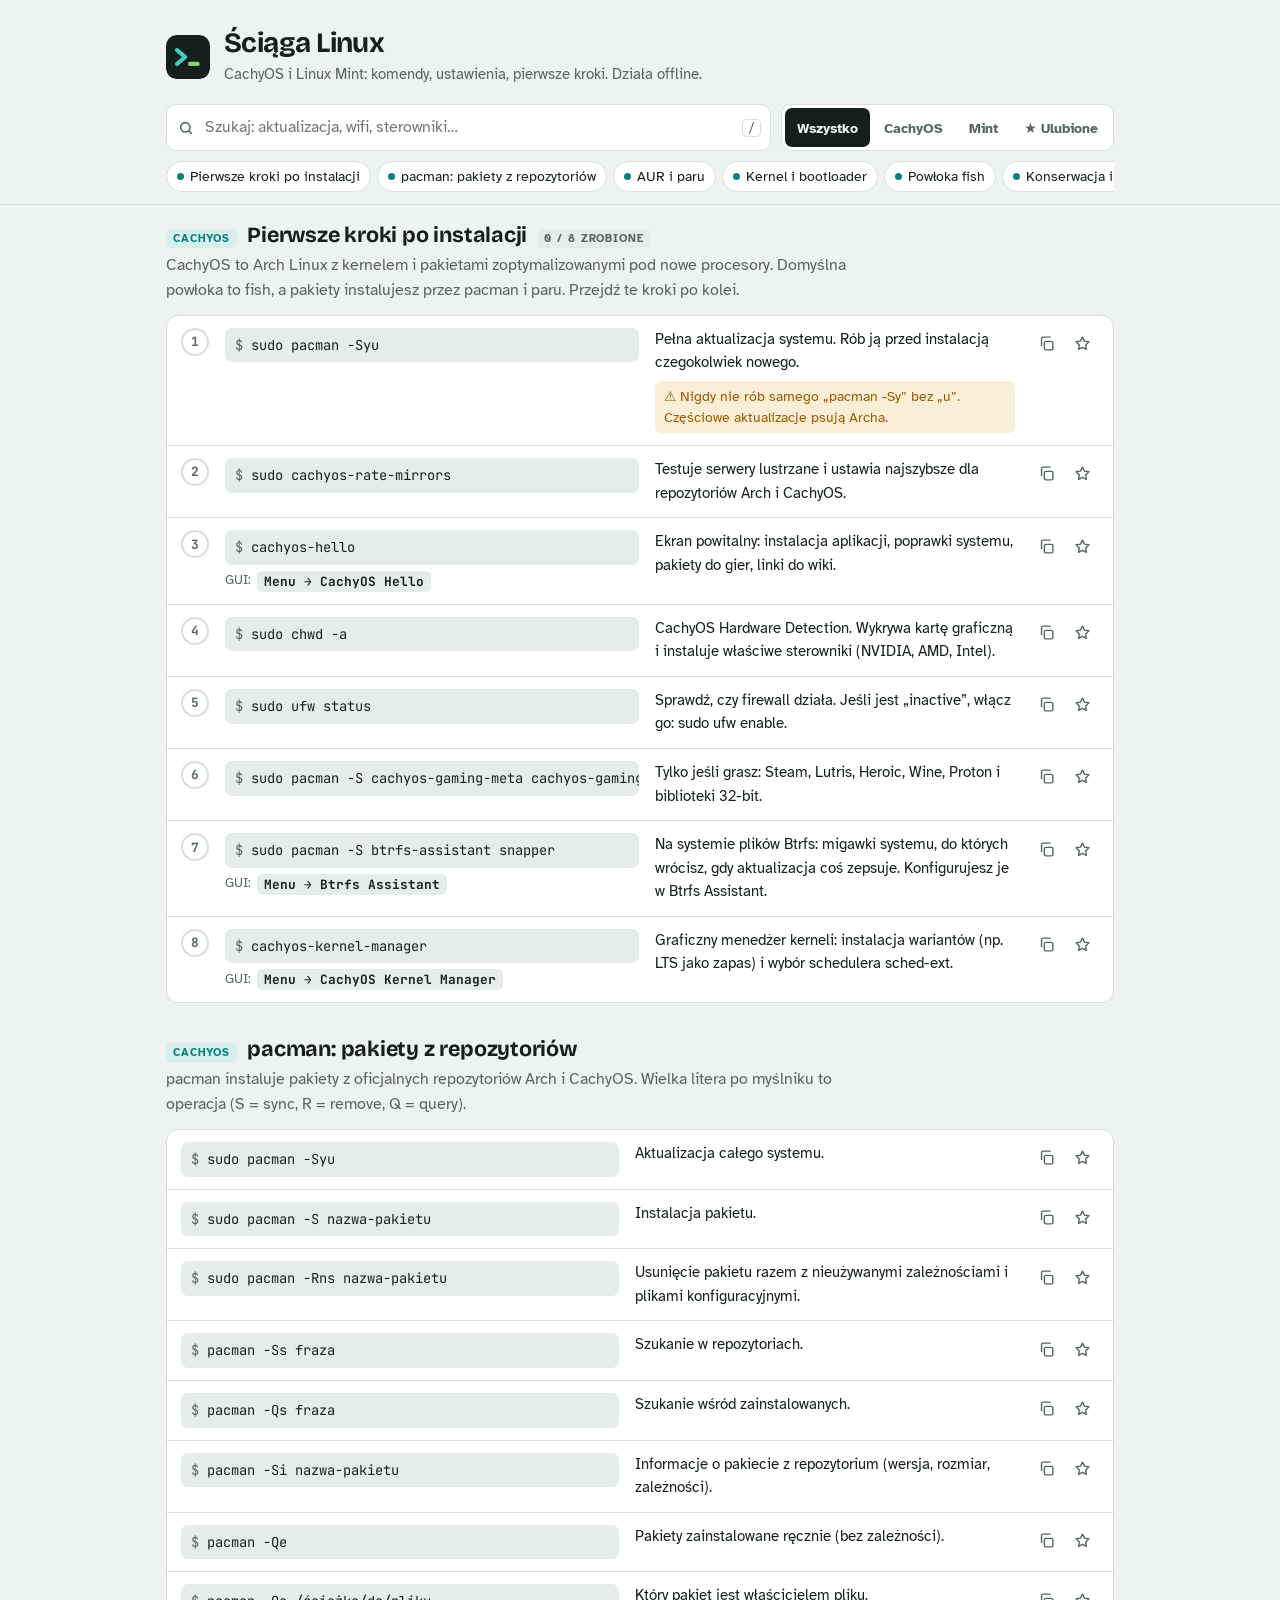
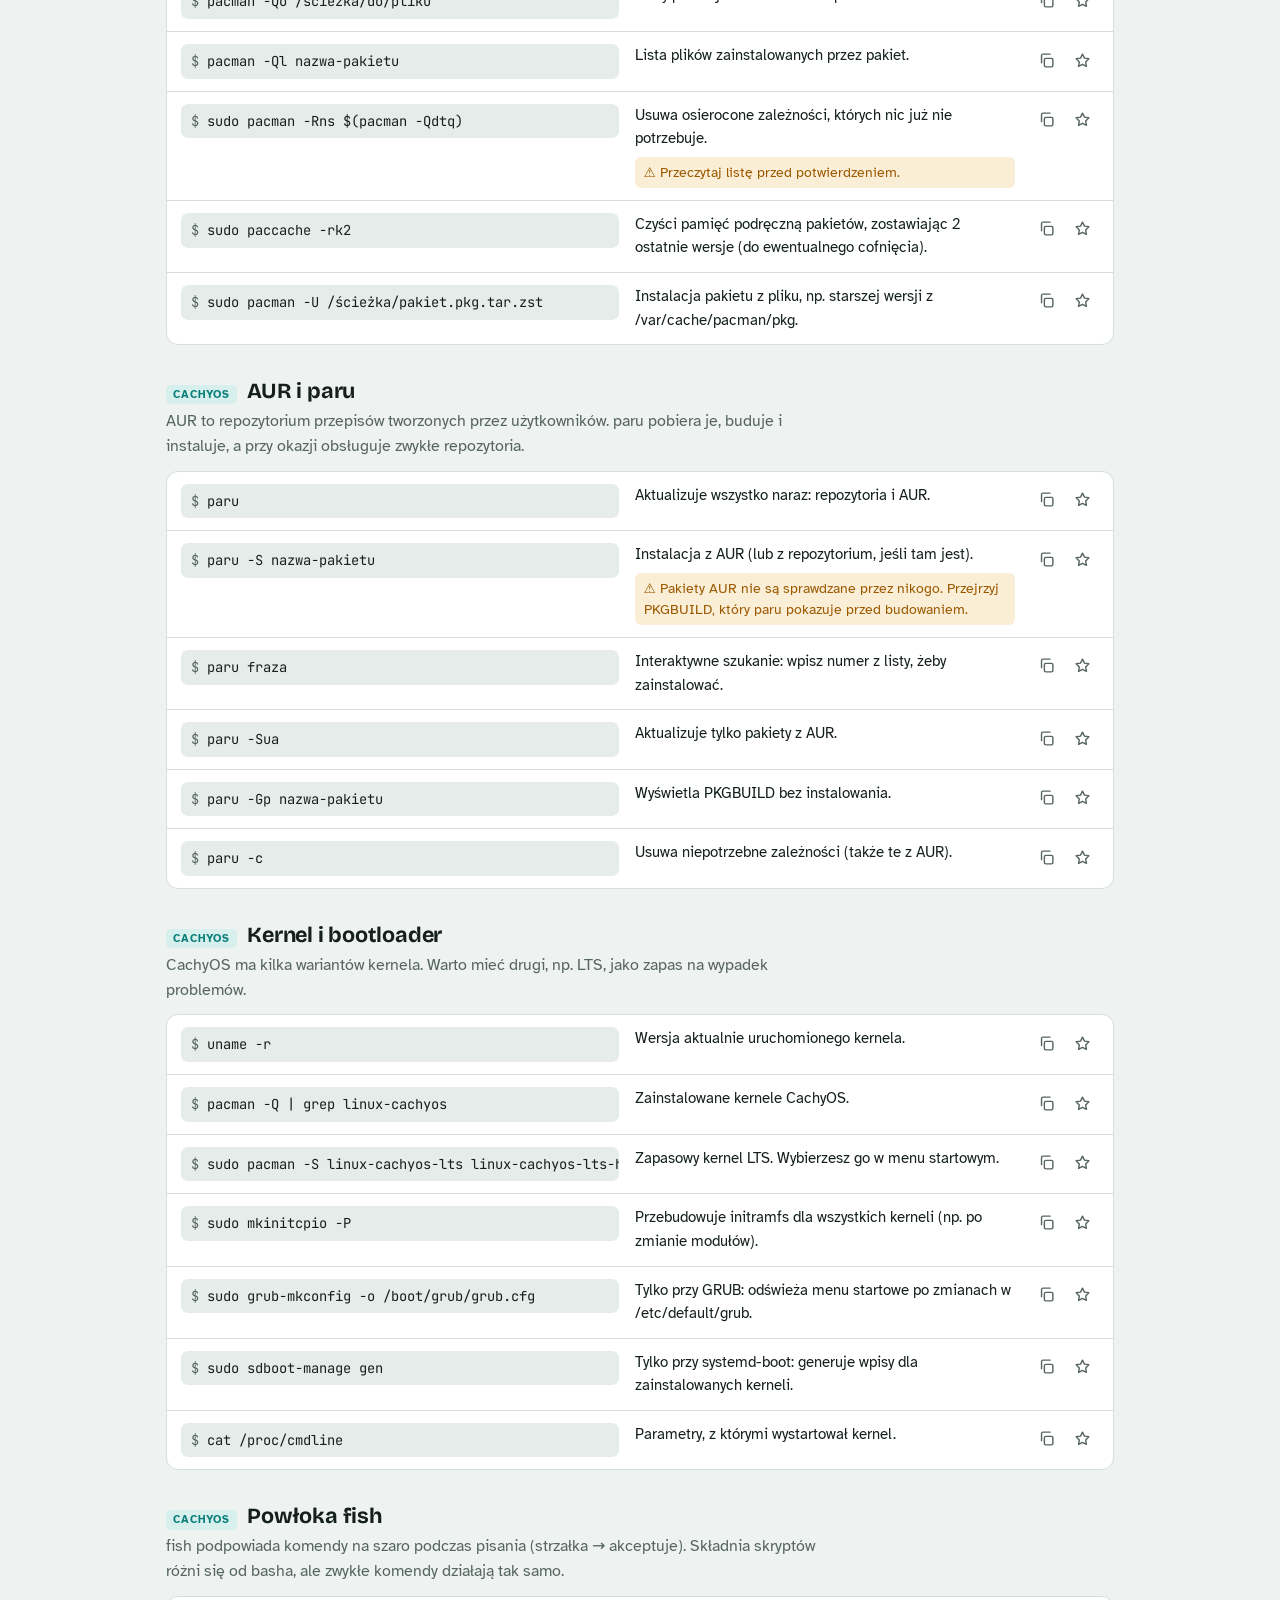
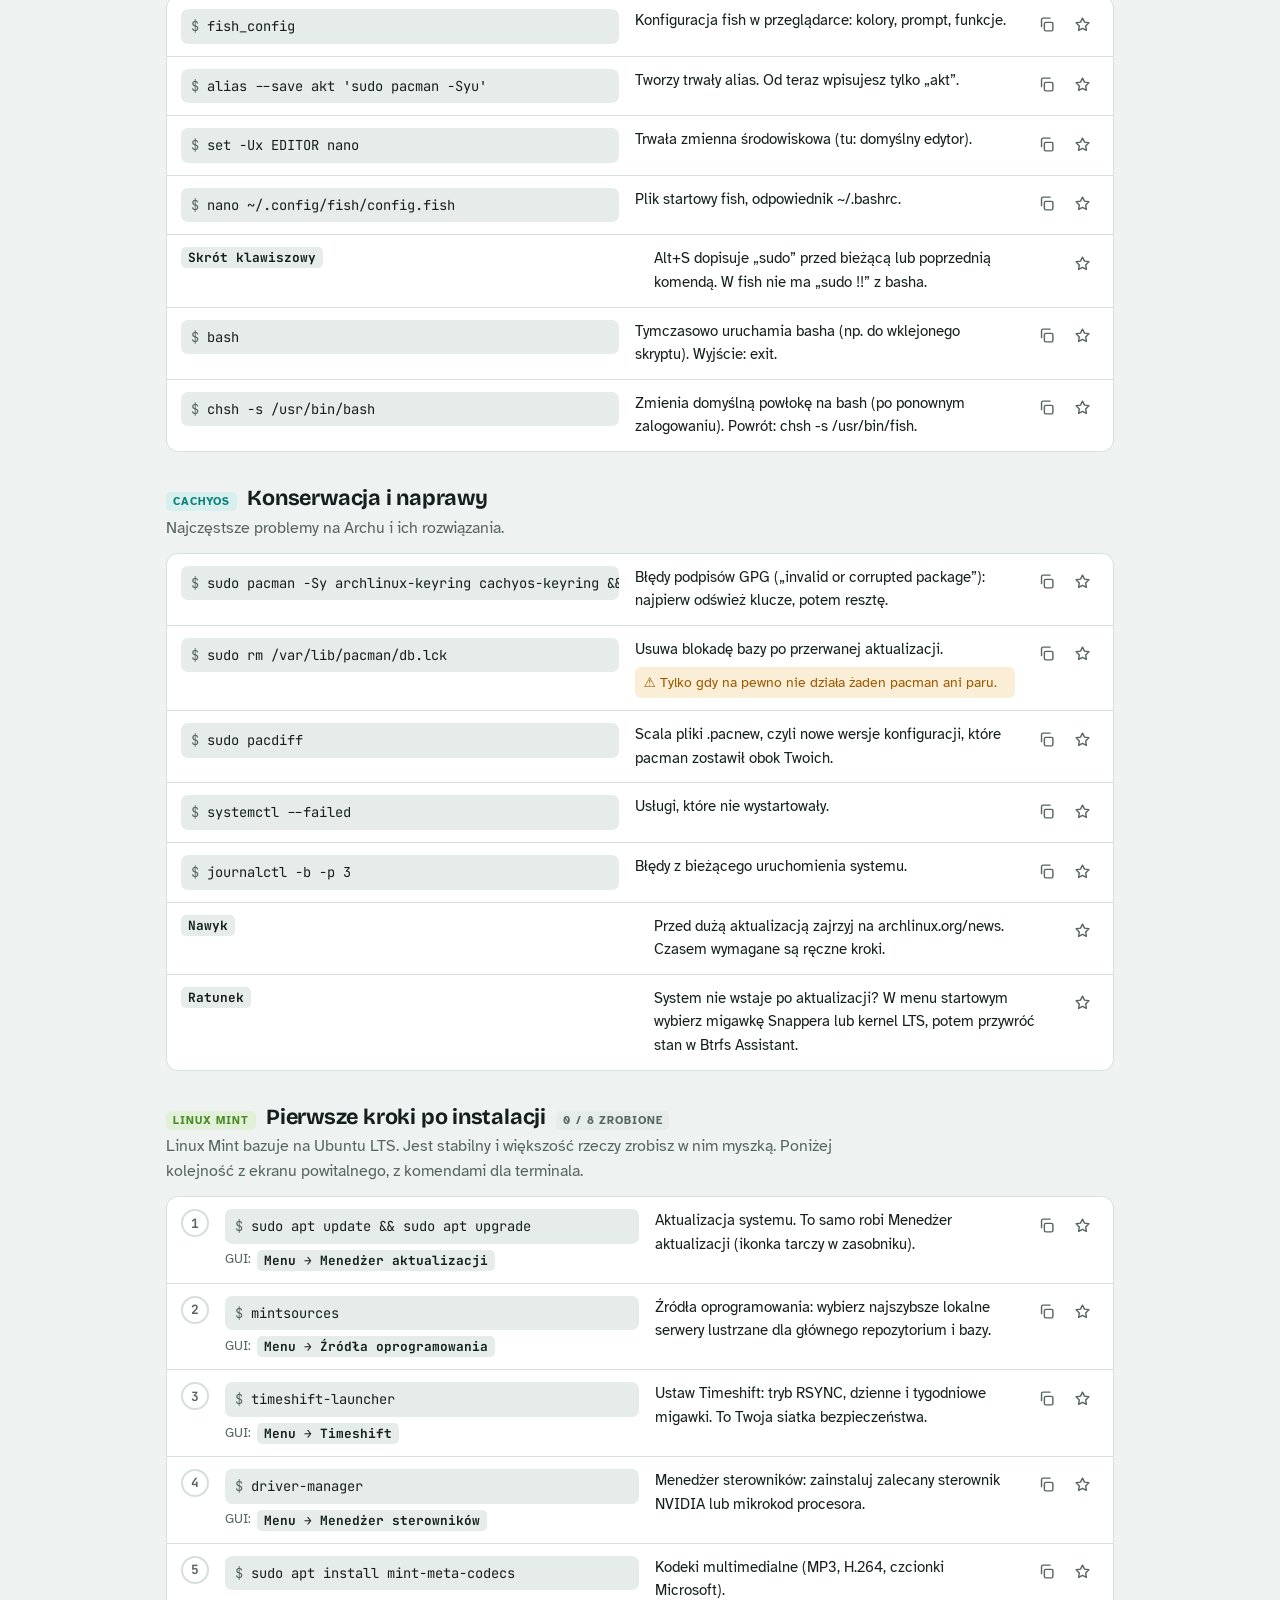
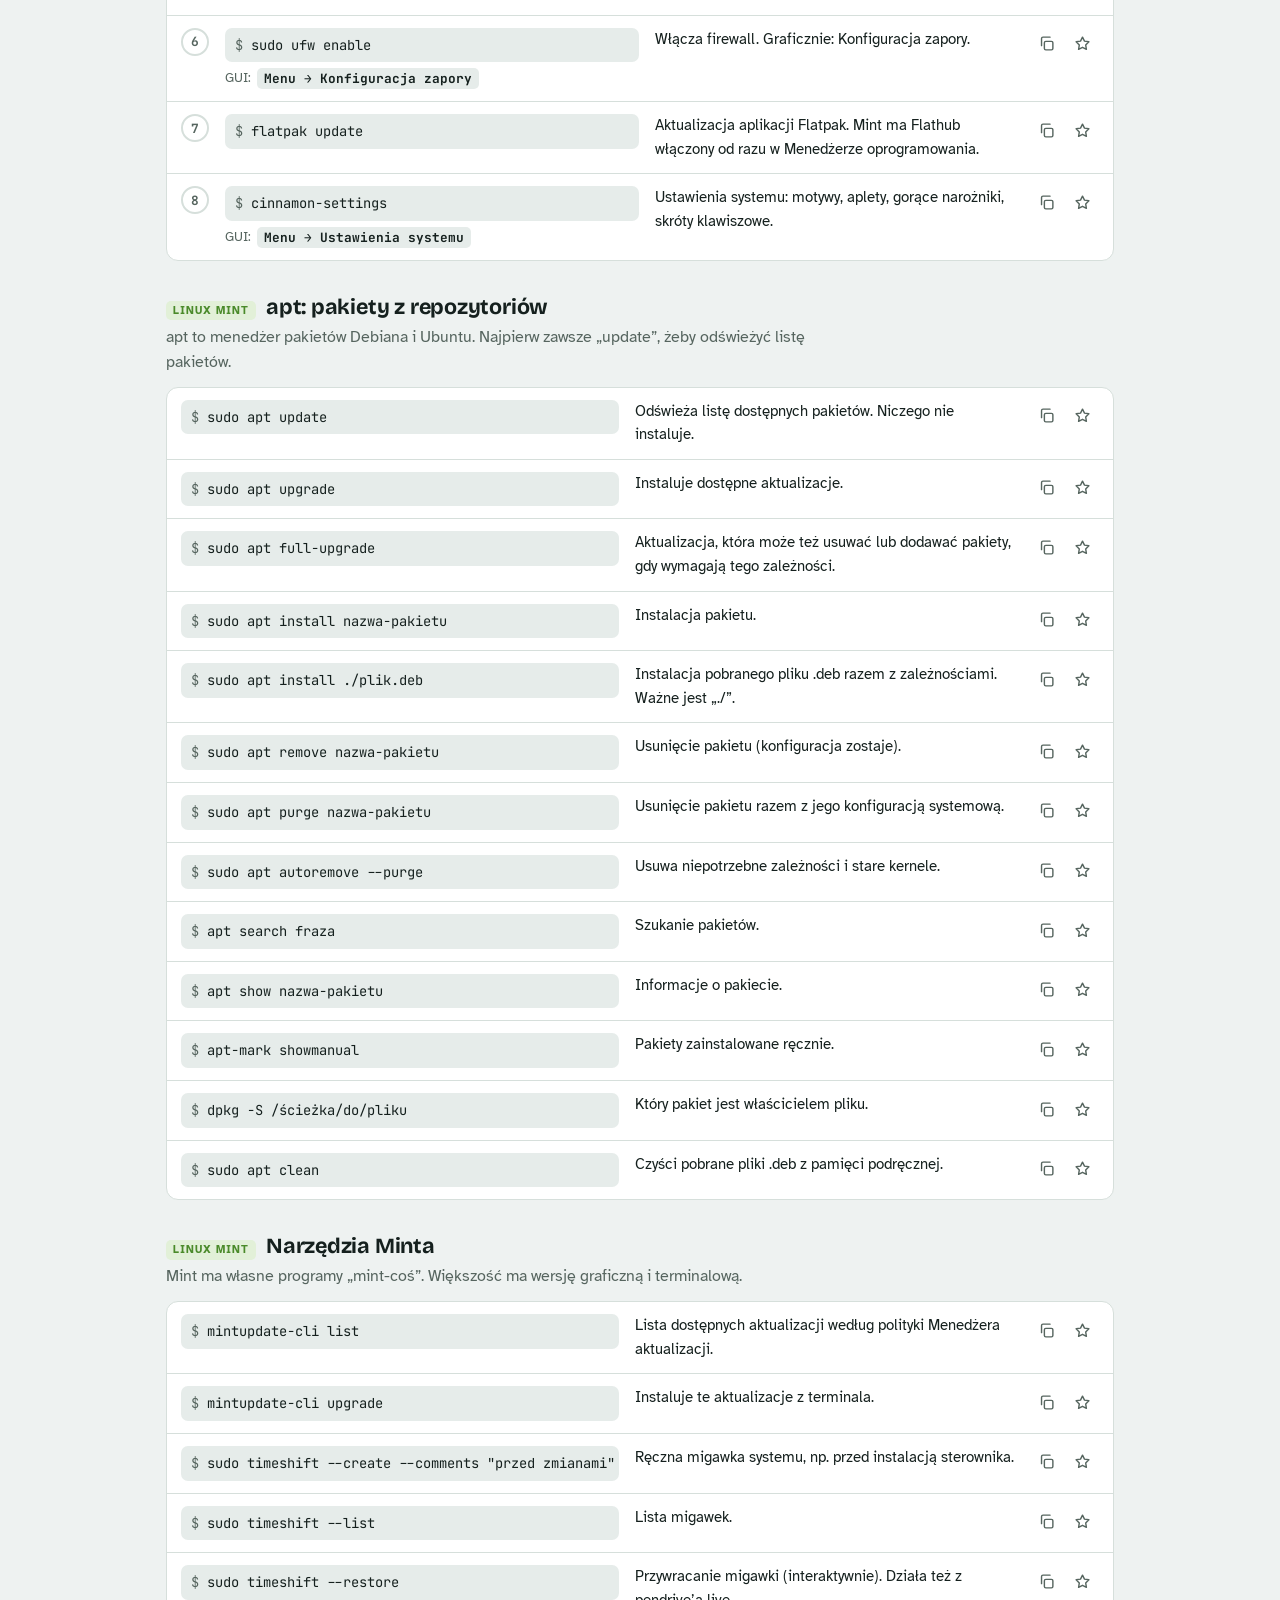
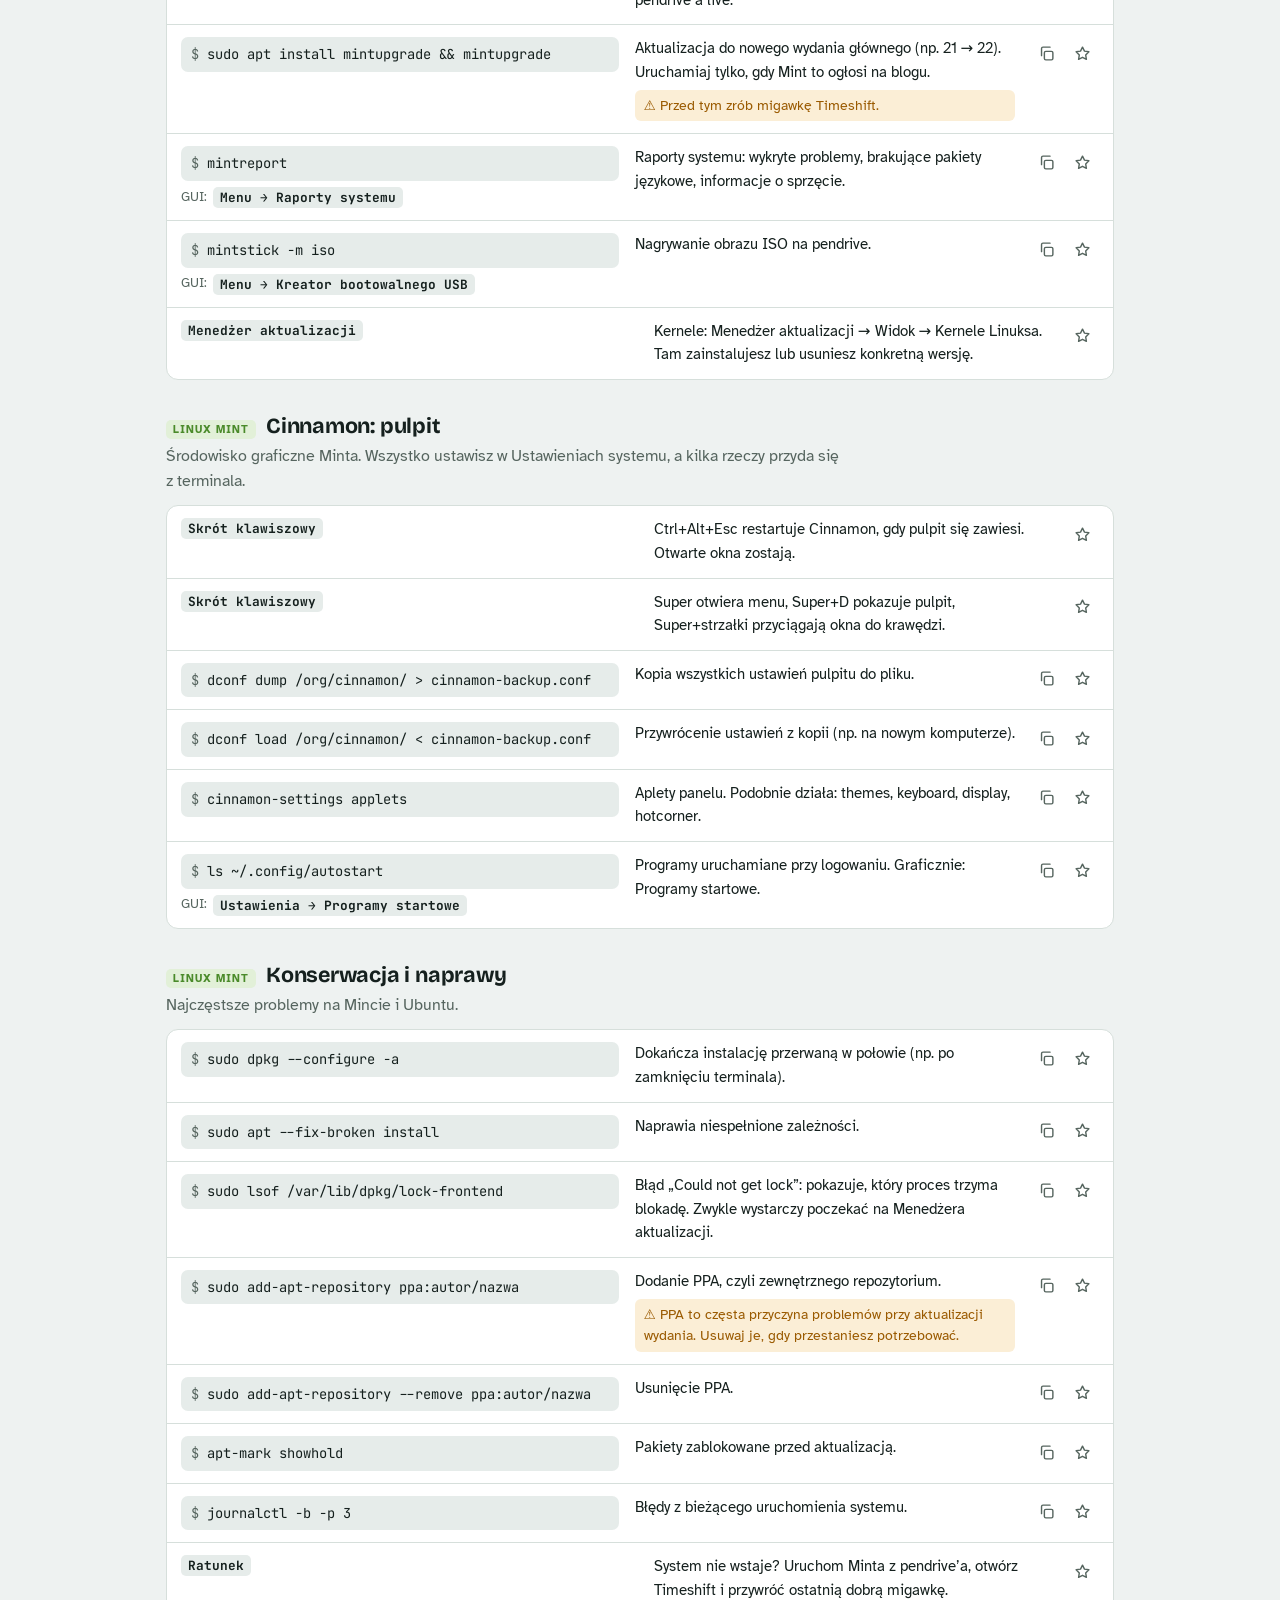
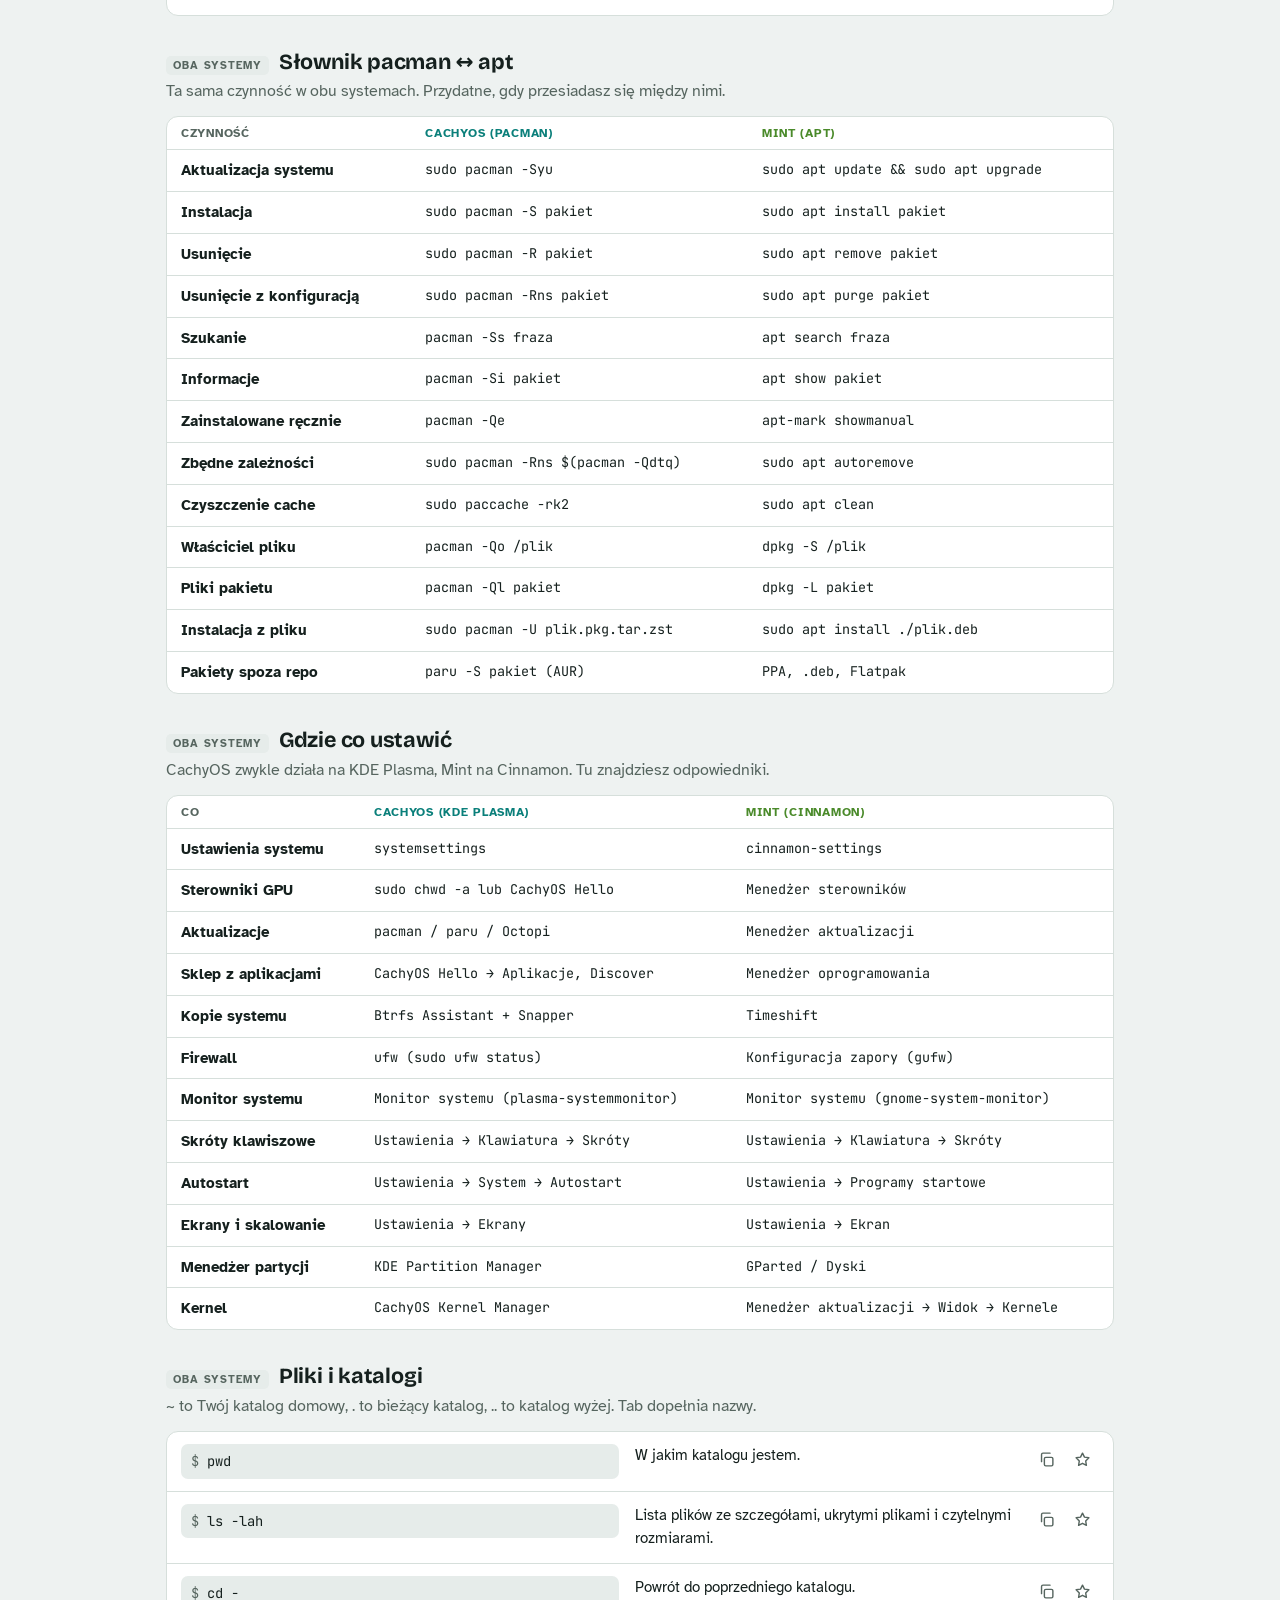
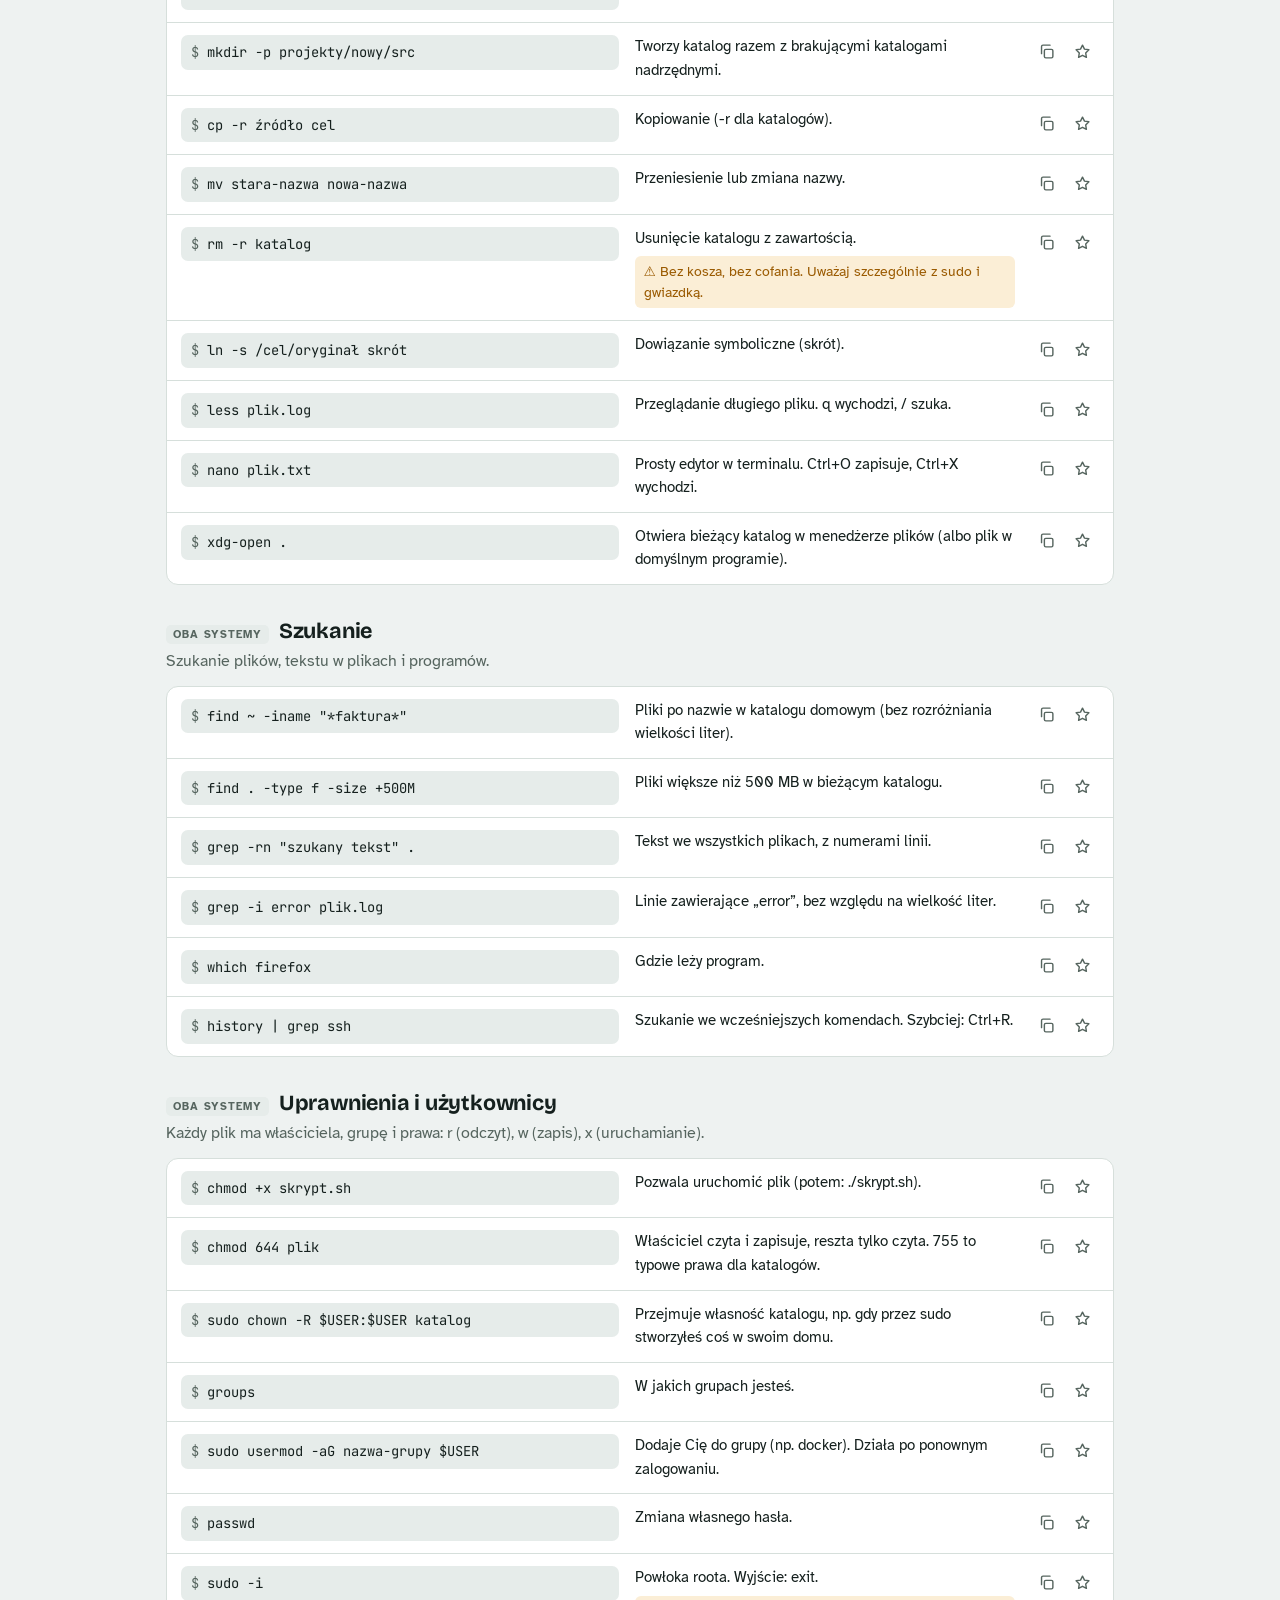
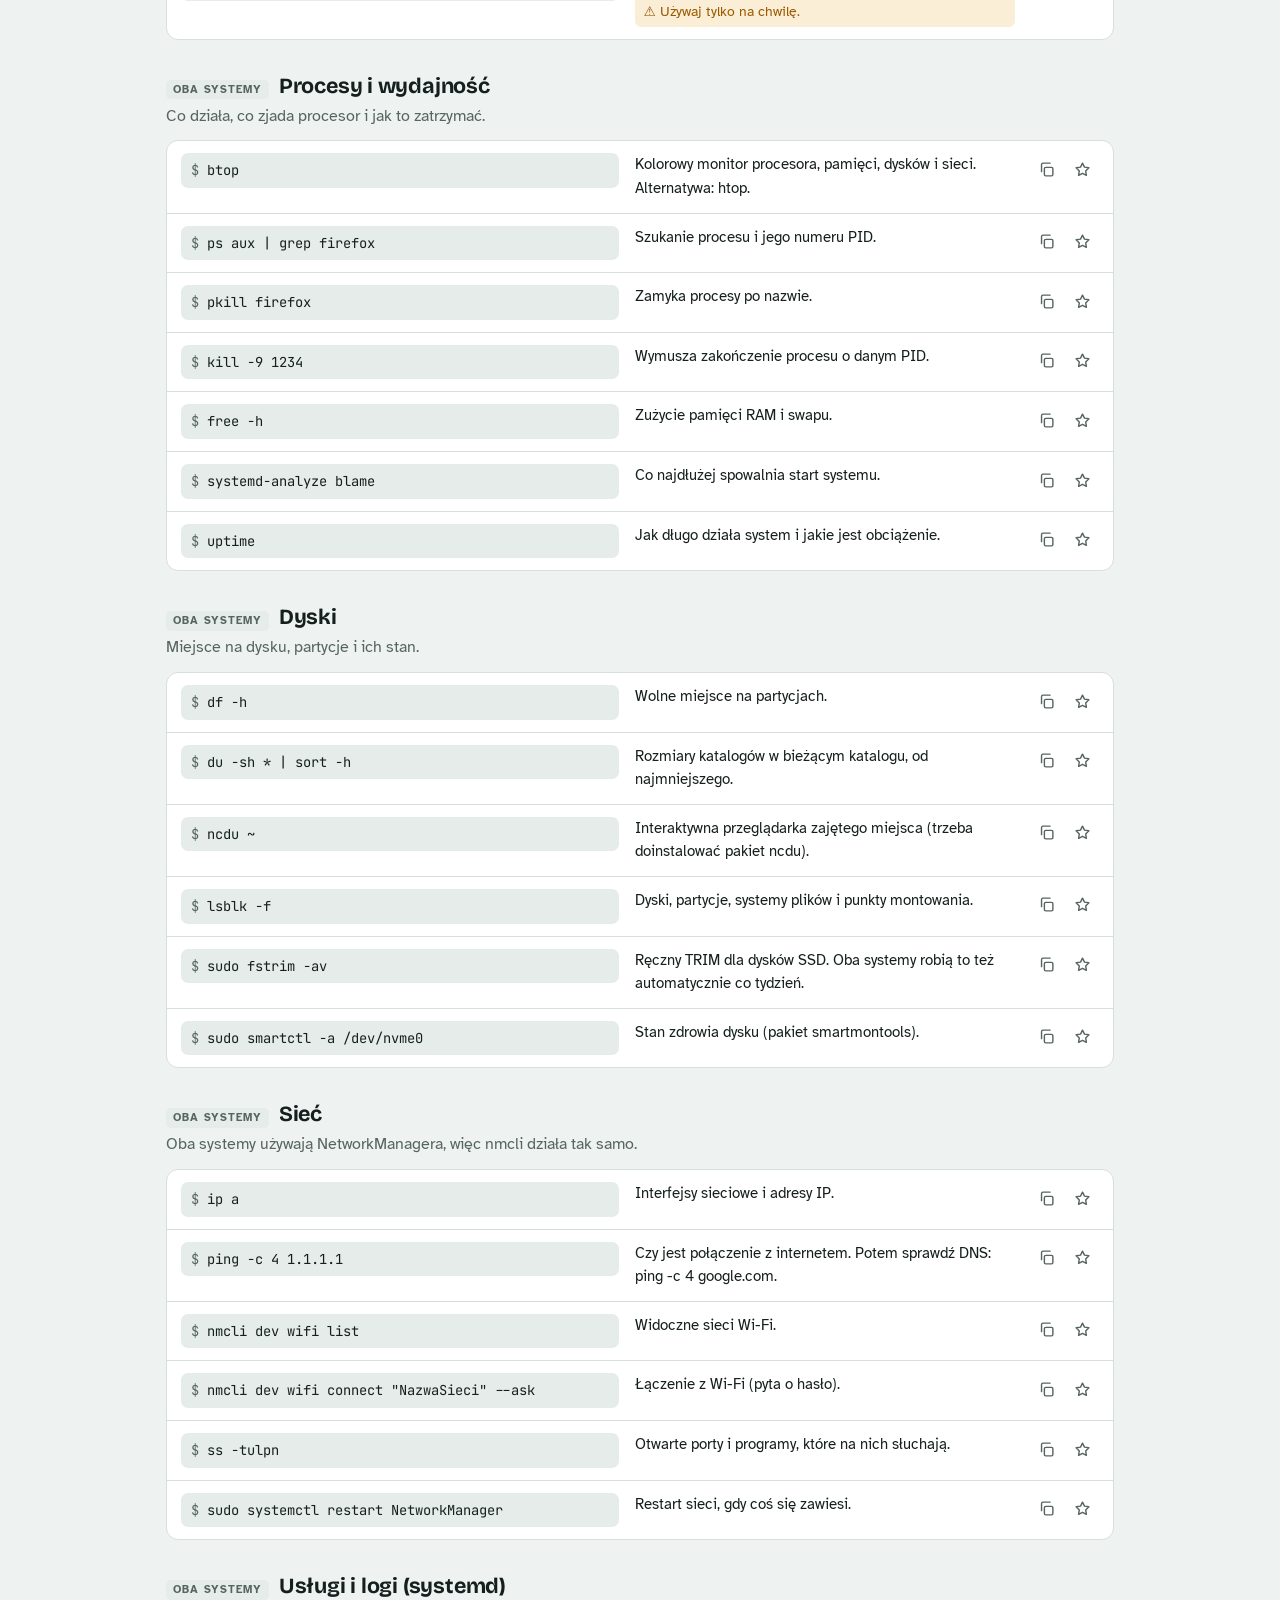
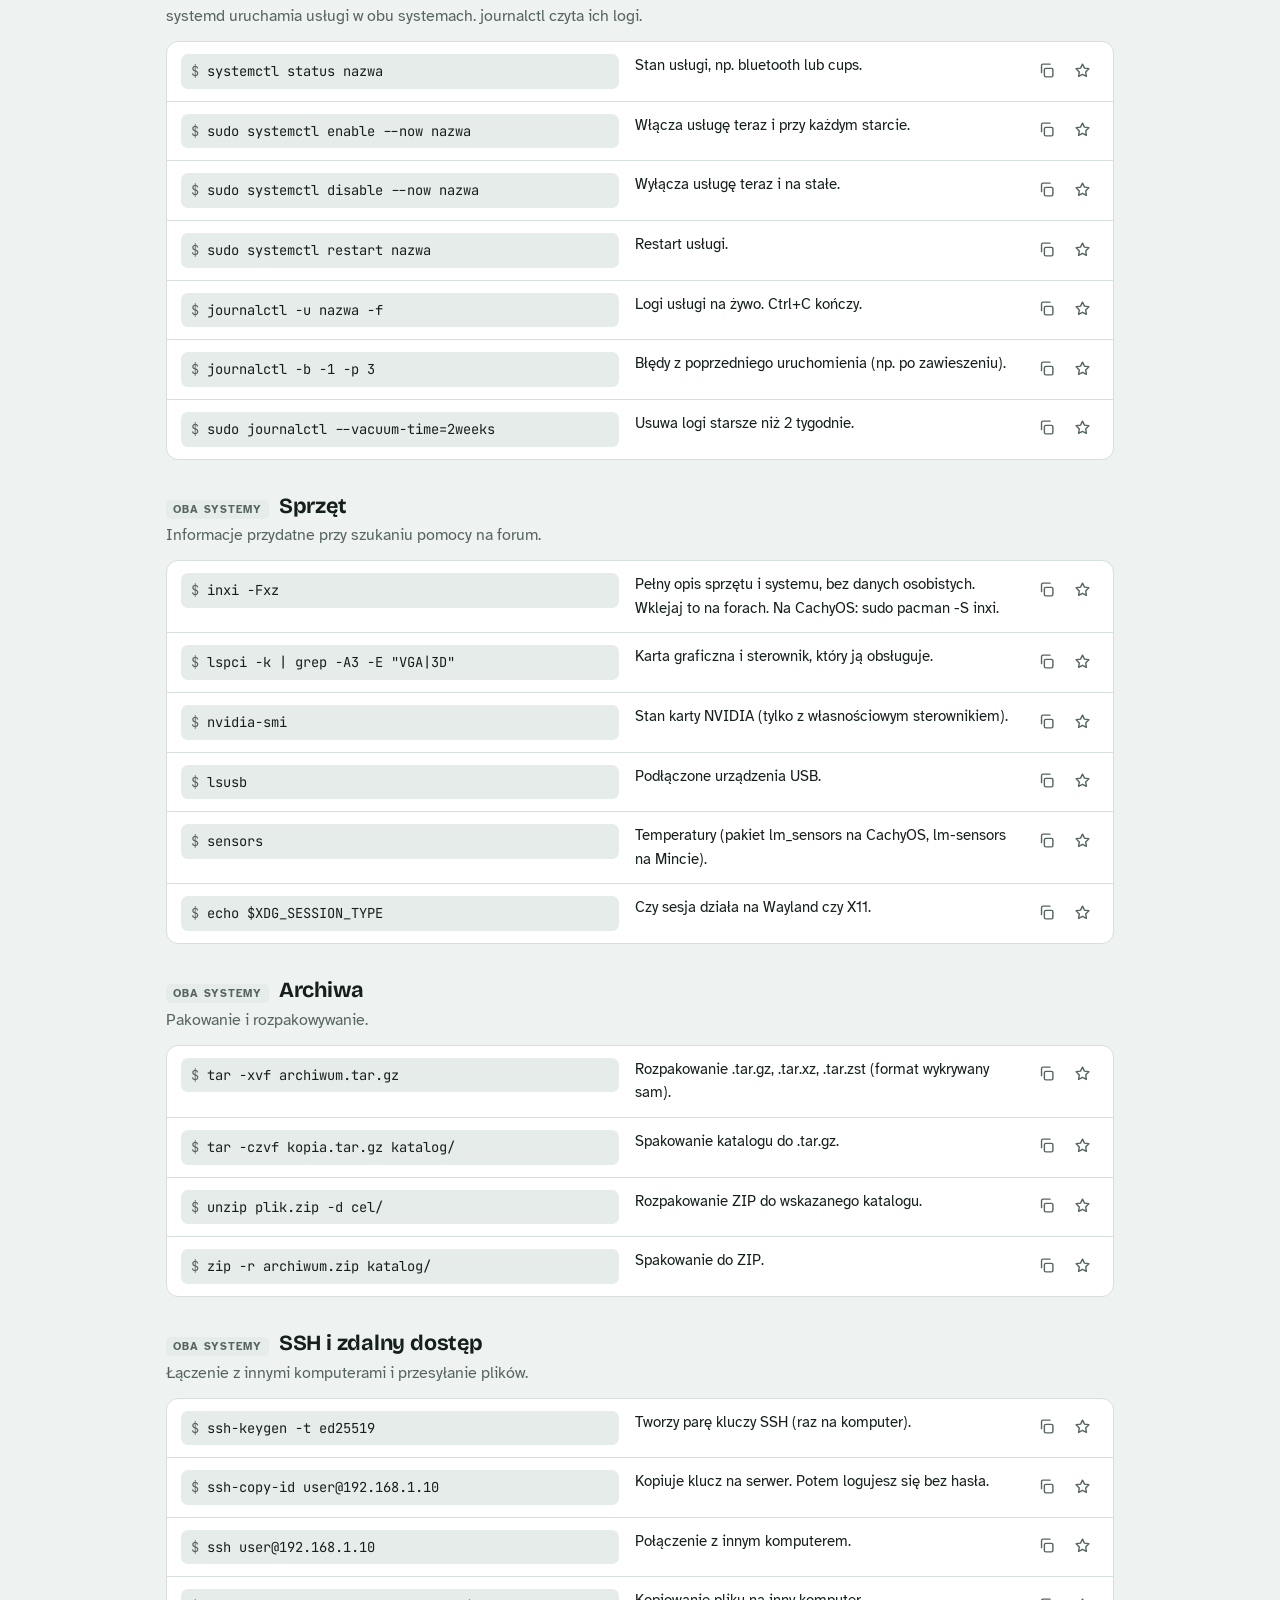
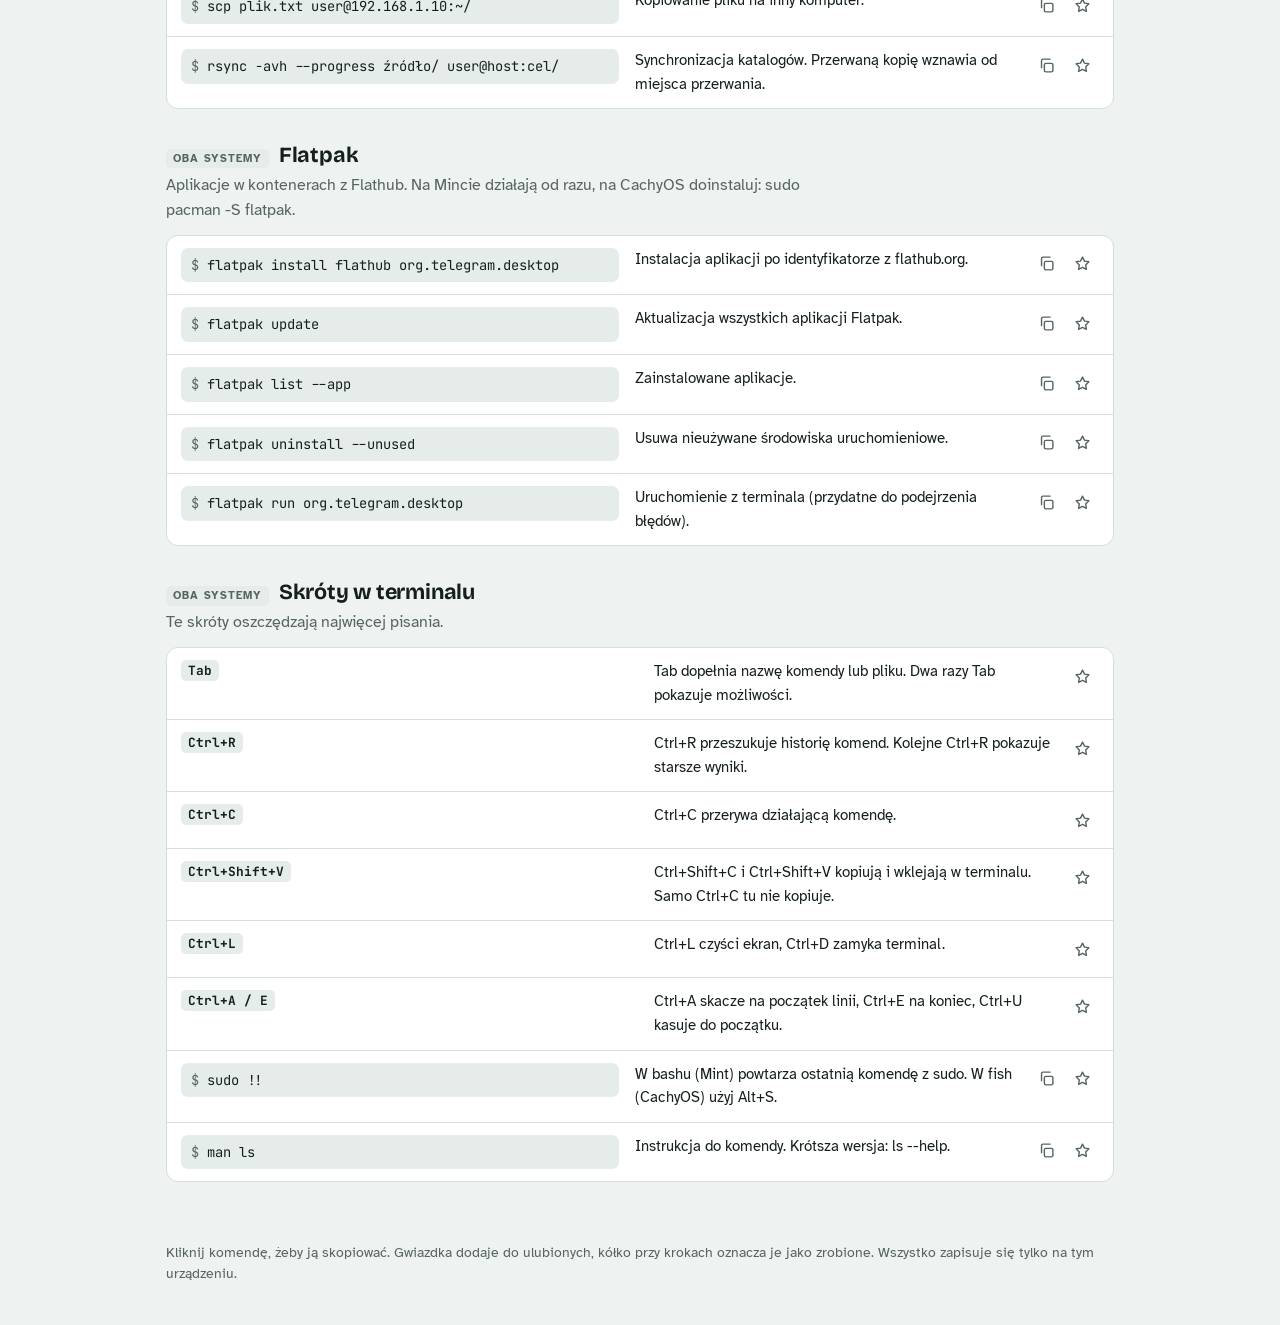
<file: docs/index.html>
<!doctype html>
<html lang="pl">
<head>
<meta charset="utf-8">
<meta name="viewport" content="width=device-width, initial-scale=1, viewport-fit=cover">
<title>Ściąga Linux</title>
<meta name="description" content="Samouczek i ściąga komend dla CachyOS i Linux Mint.">
<meta name="theme-color" content="#eef2f1" media="(prefers-color-scheme: light)">
<meta name="theme-color" content="#101615" media="(prefers-color-scheme: dark)">
<link rel="manifest" href="manifest.webmanifest">
<link rel="icon" href="icon.svg" type="image/svg+xml">
<link rel="apple-touch-icon" href="icon-192.png">
<link rel="preconnect" href="https://fonts.gstatic.com" crossorigin>
<link rel="stylesheet" href="https://fonts.googleapis.com/css2?family=Atkinson+Hyperlegible:wght@400;700&family=Bricolage+Grotesque:opsz,wght@12..96,700&family=JetBrains+Mono:wght@400;700&display=swap">
<style>
/* Układ: przyklejony pasek narzędzi (szukaj + system), pod nim jedna kolumna sekcji; wiersz komendy = kod po lewej, opis po prawej. */
:root {
  --bg: #eef2f1;
  --surface: #ffffff;
  --ink: #15201e;
  --muted: #56655f;
  --line: #d6dfdb;
  --code-bg: #e6ecea;
  --accent: #1d4f7a;
  --cachy: #0a7f7a;
  --cachy-soft: #d7efed;
  --mint: #4a8a2a;
  --mint-soft: #e2f0d8;
  --warn: #9a5a00;
  --warn-soft: #fbeed6;
  --f-display: "Bricolage Grotesque", "Segoe UI", system-ui, sans-serif;
  --f-body: "Atkinson Hyperlegible", "Segoe UI", system-ui, sans-serif;
  --f-mono: "JetBrains Mono", "DejaVu Sans Mono", ui-monospace, monospace;
}
@media (prefers-color-scheme: dark) {
  :root:not([data-theme="light"]) {
    --bg: #101615; --surface: #172020; --ink: #e4ebe8; --muted: #93a39d; --line: #283432;
    --code-bg: #0b100f; --accent: #86b7e6; --cachy: #43cbc2; --cachy-soft: #133331;
    --mint: #94cf6f; --mint-soft: #1d2e16; --warn: #f0b561; --warn-soft: #33260f;
    color-scheme: dark;
  }
}
:root[data-theme="dark"] {
  --bg: #101615; --surface: #172020; --ink: #e4ebe8; --muted: #93a39d; --line: #283432;
  --code-bg: #0b100f; --accent: #86b7e6; --cachy: #43cbc2; --cachy-soft: #133331;
  --mint: #94cf6f; --mint-soft: #1d2e16; --warn: #f0b561; --warn-soft: #33260f;
  color-scheme: dark;
}

* { box-sizing: border-box; }
html { -webkit-text-size-adjust: 100%; }
body {
  margin: 0; background: var(--bg); color: var(--ink);
  font: 16px/1.55 var(--f-body);
}
button, input { font: inherit; color: inherit; }
:focus-visible { outline: 2px solid var(--accent); outline-offset: 2px; }

.wrap { max-width: 980px; margin: 0 auto; padding-inline: 16px; }

/* Nagłówek */
.top { padding-block: 28px 8px; display: flex; align-items: center; gap: 14px; flex-wrap: wrap; }
.logo { width: 44px; height: 44px; flex: none; border-radius: 11px; }
.brand { flex: 1 1 220px; min-width: 0; }
.brand h1 { margin: 0; font: 700 1.75rem/1.1 var(--f-display); letter-spacing: -0.02em; text-wrap: balance; }
.brand p { margin: 4px 0 0; color: var(--muted); font-size: 0.95rem; }
.install {
  border: 1px solid var(--accent); background: transparent; color: var(--accent);
  border-radius: 8px; padding: 8px 14px; cursor: pointer; font-weight: 700;
}
.install:hover { background: var(--accent); color: var(--surface); }

/* Pasek narzędzi */
.bar {
  position: sticky; top: env(safe-area-inset-top, 0px); z-index: 5;
  background: color-mix(in srgb, var(--bg) 88%, transparent);
  backdrop-filter: blur(10px); -webkit-backdrop-filter: blur(10px);
  border-bottom: 1px solid var(--line);
}
.bar-in { padding-block: 10px; display: flex; flex-direction: column; gap: 10px; }
.row1 { display: flex; gap: 10px; flex-wrap: wrap; }
.search { position: relative; flex: 1 1 260px; min-width: 0; }
.search input {
  width: 100%; padding: 10px 40px 10px 38px; border-radius: 10px;
  border: 1px solid var(--line); background: var(--surface);
}
.search svg { position: absolute; left: 12px; top: 50%; transform: translateY(-50%); color: var(--muted); }
.search kbd {
  position: absolute; right: 10px; top: 50%; transform: translateY(-50%);
  font: 0.75rem var(--f-mono); color: var(--muted); border: 1px solid var(--line);
  border-radius: 4px; padding: 0 5px;
}
.seg { display: flex; background: var(--surface); border: 1px solid var(--line); border-radius: 10px; padding: 3px; gap: 2px; flex-wrap: wrap; }
.seg button {
  border: 0; background: transparent; padding: 6px 12px; border-radius: 7px; cursor: pointer;
  color: var(--muted); font-weight: 700; font-size: 0.9rem; white-space: nowrap;
}
.seg button[aria-pressed="true"] { background: var(--ink); color: var(--bg); }
.seg button[data-d="cachy"][aria-pressed="true"] { background: var(--cachy); color: var(--surface); }
.seg button[data-d="mint"][aria-pressed="true"] { background: var(--mint); color: var(--surface); }

.chips { display: flex; gap: 6px; overflow-x: auto; scrollbar-width: thin; padding-bottom: 2px; }
.chips a {
  flex: none; text-decoration: none; color: var(--ink); font-size: 0.85rem;
  padding: 4px 10px; border-radius: 999px; border: 1px solid var(--line); background: var(--surface);
  display: inline-flex; gap: 6px; align-items: center;
}
.chips a:hover { border-color: var(--accent); }
.dot { width: 7px; height: 7px; border-radius: 50%; background: var(--muted); flex: none; }
.dot.cachy { background: var(--cachy); }
.dot.mint { background: var(--mint); }

/* Sekcje */
main { padding-block: 18px 60px; display: flex; flex-direction: column; gap: 34px; }
section { scroll-margin-top: 140px; }
.sh { display: flex; align-items: baseline; gap: 10px; flex-wrap: wrap; margin-bottom: 4px; }
.sh h2 { margin: 0; font: 700 1.35rem/1.2 var(--f-display); letter-spacing: -0.01em; text-wrap: balance; }
.tag {
  font: 700 0.7rem/1 var(--f-body); letter-spacing: 0.08em; text-transform: uppercase;
  padding: 4px 7px; border-radius: 5px; background: var(--code-bg); color: var(--muted);
}
.tag.cachy { background: var(--cachy-soft); color: var(--cachy); }
.tag.mint { background: var(--mint-soft); color: var(--mint); }
.intro { margin: 0 0 12px; color: var(--muted); max-width: 68ch; }

.list { list-style: none; margin: 0; padding: 0; background: var(--surface); border: 1px solid var(--line); border-radius: 12px; overflow: hidden; }
.item { display: grid; grid-template-columns: minmax(0, 1.15fr) minmax(0, 1fr) auto; gap: 8px 16px; padding: 12px 14px; border-top: 1px solid var(--line); align-items: start; }
.item:first-child { border-top: 0; }
.steps .item { grid-template-columns: auto minmax(0, 1.15fr) minmax(0, 1fr) auto; }
.num {
  width: 28px; height: 28px; border-radius: 50%; border: 2px solid var(--line); background: transparent;
  display: grid; place-items: center; cursor: pointer; font: 700 0.8rem var(--f-mono); color: var(--muted); padding: 0;
}
.item.done .num { background: var(--mint); border-color: var(--mint); color: var(--surface); }
.item.done .cmd, .item.done .desc { opacity: 0.55; }

.cmd { min-width: 0; }
.cmd code {
  display: block; font: 0.86rem/1.5 var(--f-mono); background: var(--code-bg);
  padding: 7px 10px; border-radius: 7px; overflow-x: auto; white-space: pre; cursor: copy;
}
.cmd code::before { content: "$ "; color: var(--muted); user-select: none; }
.gui { font-size: 0.8rem; color: var(--muted); margin-top: 6px; display: flex; gap: 6px; align-items: center; }
.gui.solo { margin-top: 0; }
.gui b { font-weight: 700; color: var(--ink); background: var(--code-bg); padding: 2px 7px; border-radius: 5px; font: 700 0.8rem var(--f-mono); }
.desc { min-width: 0; font-size: 0.95rem; }
.desc p { margin: 0; }
.warn { margin-top: 6px !important; font-size: 0.85rem; background: var(--warn-soft); color: var(--warn); padding: 5px 9px; border-radius: 6px; }
.acts { display: flex; gap: 4px; }
.ic {
  width: 32px; height: 32px; border-radius: 7px; border: 1px solid transparent; background: transparent;
  display: grid; place-items: center; cursor: pointer; color: var(--muted); padding: 0;
}
.ic:hover { border-color: var(--line); color: var(--ink); }
.ic.on { color: var(--warn); }
.ic.ok { color: var(--mint); }

.tbl { overflow-x: auto; background: var(--surface); border: 1px solid var(--line); border-radius: 12px; }
table { border-collapse: collapse; width: 100%; min-width: 620px; font-size: 0.92rem; }
th, td { text-align: left; padding: 9px 14px; border-top: 1px solid var(--line); vertical-align: top; }
thead th { border-top: 0; font: 700 0.75rem var(--f-body); letter-spacing: 0.06em; text-transform: uppercase; color: var(--muted); }
thead th:nth-child(2) { color: var(--cachy); }
thead th:nth-child(3) { color: var(--mint); }
td:first-child { font-weight: 700; }
td.mono { font: 0.84rem/1.5 var(--f-mono); }

.empty { text-align: center; color: var(--muted); padding: 40px 0; }
.empty b { color: var(--ink); }
footer { color: var(--muted); font-size: 0.85rem; padding-block: 0 40px; }

.toast {
  position: fixed; left: 50%; bottom: calc(20px + env(safe-area-inset-bottom, 0px)); transform: translate(-50%, 20px);
  background: var(--ink); color: var(--bg); padding: 8px 16px; border-radius: 8px; font-weight: 700;
  opacity: 0; pointer-events: none; transition: opacity .18s, transform .18s; z-index: 10;
}
.toast.show { opacity: 1; transform: translate(-50%, 0); }

@media (max-width: 700px) {
  .item { grid-template-columns: minmax(0, 1fr) auto; }
  .item .desc { grid-column: 1 / 2; }
  .item .acts { grid-row: 1; grid-column: 2; }
  .steps .item { grid-template-columns: auto minmax(0, 1fr) auto; }
  .steps .item .desc { grid-column: 2 / 3; }
  .steps .item .acts { grid-column: 3; }
  .kbd-hint { display: none; }
  .search input { padding-right: 12px; }
  .brand h1 { font-size: 1.5rem; }
}
@media (prefers-reduced-motion: reduce) { .toast { transition: none; } html { scroll-behavior: auto; } }
html { scroll-behavior: smooth; }

</style>
</head>
<body>
<div class="wrap top">
  <svg class="logo" viewBox="0 0 64 64" aria-hidden="true"><rect width="64" height="64" rx="14" fill="#15201e"/><path d="M16 22l12 10-12 10" fill="none" stroke="#43cbc2" stroke-width="6" stroke-linecap="round" stroke-linejoin="round"/><rect x="32" y="39" width="17" height="6" rx="3" fill="#94cf6f"/></svg>
  <div class="brand">
    <h1>Ściąga Linux</h1>
    <p>CachyOS i Linux Mint: komendy, ustawienia, pierwsze kroki. Działa offline.</p>
  </div>
  <button class="install" id="installBtn" hidden>Zainstaluj aplikację</button>
</div>

<div class="bar">
  <div class="wrap bar-in">
    <div class="row1">
      <label class="search">
        <svg width="16" height="16" viewBox="0 0 24 24" fill="none" stroke="currentColor" stroke-width="2.4" stroke-linecap="round"><circle cx="11" cy="11" r="7"/><path d="M20 20l-3.5-3.5"/></svg>
        <input id="q" type="search" placeholder="Szukaj: aktualizacja, wifi, sterowniki…" autocomplete="off" aria-label="Szukaj komendy">
        <kbd class="kbd-hint">/</kbd>
      </label>
      <div class="seg" role="group" aria-label="System">
        <button data-d="all" aria-pressed="true">Wszystko</button>
        <button data-d="cachy" aria-pressed="false">CachyOS</button>
        <button data-d="mint" aria-pressed="false">Mint</button>
        <button data-d="fav" aria-pressed="false">★ Ulubione</button>
      </div>
    </div>
    <nav class="chips" id="chips" aria-label="Sekcje"></nav>
  </div>
</div>

<main class="wrap" id="main"></main>

<footer class="wrap">
  Kliknij komendę, żeby ją skopiować. Gwiazdka dodaje do ulubionych, kółko przy krokach oznacza je jako zrobione. Wszystko zapisuje się tylko na tym urządzeniu.
</footer>

<div class="toast" id="toast" role="status" aria-live="polite"></div>

<script>
// Treść ściągi. d: 'cachy' | 'mint' | 'all'. kind: 'steps' (kolejne kroki), 'cmds' (lista komend), 'table'.
// Pozycja: c = komenda (może być pusta), x = opis, w = ostrzeżenie, g = gdzie w GUI.
const SECTIONS = [
  // ───────────── CachyOS ─────────────
  {
    id: 'cachy-start', d: 'cachy', kind: 'steps', t: 'Pierwsze kroki po instalacji',
    intro: 'CachyOS to Arch Linux z kernelem i pakietami zoptymalizowanymi pod nowe procesory. Domyślna powłoka to fish, a pakiety instalujesz przez pacman i paru. Przejdź te kroki po kolei.',
    items: [
      { c: 'sudo pacman -Syu', x: 'Pełna aktualizacja systemu. Rób ją przed instalacją czegokolwiek nowego.', w: 'Nigdy nie rób samego „pacman -Sy” bez „u”. Częściowe aktualizacje psują Archa.' },
      { c: 'sudo cachyos-rate-mirrors', x: 'Testuje serwery lustrzane i ustawia najszybsze dla repozytoriów Arch i CachyOS.' },
      { c: 'cachyos-hello', x: 'Ekran powitalny: instalacja aplikacji, poprawki systemu, pakiety do gier, linki do wiki.', g: 'Menu → CachyOS Hello' },
      { c: 'sudo chwd -a', x: 'CachyOS Hardware Detection. Wykrywa kartę graficzną i instaluje właściwe sterowniki (NVIDIA, AMD, Intel).' },
      { c: 'sudo ufw status', x: 'Sprawdź, czy firewall działa. Jeśli jest „inactive”, włącz go: sudo ufw enable.' },
      { c: 'sudo pacman -S cachyos-gaming-meta cachyos-gaming-applications', x: 'Tylko jeśli grasz: Steam, Lutris, Heroic, Wine, Proton i biblioteki 32-bit.' },
      { c: 'sudo pacman -S btrfs-assistant snapper', x: 'Na systemie plików Btrfs: migawki systemu, do których wrócisz, gdy aktualizacja coś zepsuje. Konfigurujesz je w Btrfs Assistant.', g: 'Menu → Btrfs Assistant' },
      { c: 'cachyos-kernel-manager', x: 'Graficzny menedżer kerneli: instalacja wariantów (np. LTS jako zapas) i wybór schedulera sched-ext.', g: 'Menu → CachyOS Kernel Manager' },
    ],
  },
  {
    id: 'cachy-pacman', d: 'cachy', kind: 'cmds', t: 'pacman: pakiety z repozytoriów',
    intro: 'pacman instaluje pakiety z oficjalnych repozytoriów Arch i CachyOS. Wielka litera po myślniku to operacja (S = sync, R = remove, Q = query).',
    items: [
      { c: 'sudo pacman -Syu', x: 'Aktualizacja całego systemu.' },
      { c: 'sudo pacman -S nazwa-pakietu', x: 'Instalacja pakietu.' },
      { c: 'sudo pacman -Rns nazwa-pakietu', x: 'Usunięcie pakietu razem z nieużywanymi zależnościami i plikami konfiguracyjnymi.' },
      { c: 'pacman -Ss fraza', x: 'Szukanie w repozytoriach.' },
      { c: 'pacman -Qs fraza', x: 'Szukanie wśród zainstalowanych.' },
      { c: 'pacman -Si nazwa-pakietu', x: 'Informacje o pakiecie z repozytorium (wersja, rozmiar, zależności).' },
      { c: 'pacman -Qe', x: 'Pakiety zainstalowane ręcznie (bez zależności).' },
      { c: 'pacman -Qo /ścieżka/do/pliku', x: 'Który pakiet jest właścicielem pliku.' },
      { c: 'pacman -Ql nazwa-pakietu', x: 'Lista plików zainstalowanych przez pakiet.' },
      { c: 'sudo pacman -Rns $(pacman -Qdtq)', x: 'Usuwa osierocone zależności, których nic już nie potrzebuje.', w: 'Przeczytaj listę przed potwierdzeniem.' },
      { c: 'sudo paccache -rk2', x: 'Czyści pamięć podręczną pakietów, zostawiając 2 ostatnie wersje (do ewentualnego cofnięcia).' },
      { c: 'sudo pacman -U /ścieżka/pakiet.pkg.tar.zst', x: 'Instalacja pakietu z pliku, np. starszej wersji z /var/cache/pacman/pkg.' },
    ],
  },
  {
    id: 'cachy-aur', d: 'cachy', kind: 'cmds', t: 'AUR i paru',
    intro: 'AUR to repozytorium przepisów tworzonych przez użytkowników. paru pobiera je, buduje i instaluje, a przy okazji obsługuje zwykłe repozytoria.',
    items: [
      { c: 'paru', x: 'Aktualizuje wszystko naraz: repozytoria i AUR.' },
      { c: 'paru -S nazwa-pakietu', x: 'Instalacja z AUR (lub z repozytorium, jeśli tam jest).', w: 'Pakiety AUR nie są sprawdzane przez nikogo. Przejrzyj PKGBUILD, który paru pokazuje przed budowaniem.' },
      { c: 'paru fraza', x: 'Interaktywne szukanie: wpisz numer z listy, żeby zainstalować.' },
      { c: 'paru -Sua', x: 'Aktualizuje tylko pakiety z AUR.' },
      { c: 'paru -Gp nazwa-pakietu', x: 'Wyświetla PKGBUILD bez instalowania.' },
      { c: 'paru -c', x: 'Usuwa niepotrzebne zależności (także te z AUR).' },
    ],
  },
  {
    id: 'cachy-kernel', d: 'cachy', kind: 'cmds', t: 'Kernel i bootloader',
    intro: 'CachyOS ma kilka wariantów kernela. Warto mieć drugi, np. LTS, jako zapas na wypadek problemów.',
    items: [
      { c: 'uname -r', x: 'Wersja aktualnie uruchomionego kernela.' },
      { c: 'pacman -Q | grep linux-cachyos', x: 'Zainstalowane kernele CachyOS.' },
      { c: 'sudo pacman -S linux-cachyos-lts linux-cachyos-lts-headers', x: 'Zapasowy kernel LTS. Wybierzesz go w menu startowym.' },
      { c: 'sudo mkinitcpio -P', x: 'Przebudowuje initramfs dla wszystkich kerneli (np. po zmianie modułów).' },
      { c: 'sudo grub-mkconfig -o /boot/grub/grub.cfg', x: 'Tylko przy GRUB: odświeża menu startowe po zmianach w /etc/default/grub.' },
      { c: 'sudo sdboot-manage gen', x: 'Tylko przy systemd-boot: generuje wpisy dla zainstalowanych kerneli.' },
      { c: 'cat /proc/cmdline', x: 'Parametry, z którymi wystartował kernel.' },
    ],
  },
  {
    id: 'cachy-fish', d: 'cachy', kind: 'cmds', t: 'Powłoka fish',
    intro: 'fish podpowiada komendy na szaro podczas pisania (strzałka → akceptuje). Składnia skryptów różni się od basha, ale zwykłe komendy działają tak samo.',
    items: [
      { c: 'fish_config', x: 'Konfiguracja fish w przeglądarce: kolory, prompt, funkcje.' },
      { c: "alias --save akt 'sudo pacman -Syu'", x: 'Tworzy trwały alias. Od teraz wpisujesz tylko „akt”.' },
      { c: 'set -Ux EDITOR nano', x: 'Trwała zmienna środowiskowa (tu: domyślny edytor).' },
      { c: 'nano ~/.config/fish/config.fish', x: 'Plik startowy fish, odpowiednik ~/.bashrc.' },
      { c: '', x: 'Alt+S dopisuje „sudo” przed bieżącą lub poprzednią komendą. W fish nie ma „sudo !!” z basha.', g: 'Skrót klawiszowy' },
      { c: 'bash', x: 'Tymczasowo uruchamia basha (np. do wklejonego skryptu). Wyjście: exit.' },
      { c: 'chsh -s /usr/bin/bash', x: 'Zmienia domyślną powłokę na bash (po ponownym zalogowaniu). Powrót: chsh -s /usr/bin/fish.' },
    ],
  },
  {
    id: 'cachy-fix', d: 'cachy', kind: 'cmds', t: 'Konserwacja i naprawy',
    intro: 'Najczęstsze problemy na Archu i ich rozwiązania.',
    items: [
      { c: 'sudo pacman -Sy archlinux-keyring cachyos-keyring && sudo pacman -Su', x: 'Błędy podpisów GPG („invalid or corrupted package”): najpierw odśwież klucze, potem resztę.' },
      { c: 'sudo rm /var/lib/pacman/db.lck', x: 'Usuwa blokadę bazy po przerwanej aktualizacji.', w: 'Tylko gdy na pewno nie działa żaden pacman ani paru.' },
      { c: 'sudo pacdiff', x: 'Scala pliki .pacnew, czyli nowe wersje konfiguracji, które pacman zostawił obok Twoich.' },
      { c: 'systemctl --failed', x: 'Usługi, które nie wystartowały.' },
      { c: 'journalctl -b -p 3', x: 'Błędy z bieżącego uruchomienia systemu.' },
      { c: '', x: 'Przed dużą aktualizacją zajrzyj na archlinux.org/news. Czasem wymagane są ręczne kroki.', g: 'Nawyk' },
      { c: '', x: 'System nie wstaje po aktualizacji? W menu startowym wybierz migawkę Snappera lub kernel LTS, potem przywróć stan w Btrfs Assistant.', g: 'Ratunek' },
    ],
  },

  // ───────────── Linux Mint ─────────────
  {
    id: 'mint-start', d: 'mint', kind: 'steps', t: 'Pierwsze kroki po instalacji',
    intro: 'Linux Mint bazuje na Ubuntu LTS. Jest stabilny i większość rzeczy zrobisz w nim myszką. Poniżej kolejność z ekranu powitalnego, z komendami dla terminala.',
    items: [
      { c: 'sudo apt update && sudo apt upgrade', x: 'Aktualizacja systemu. To samo robi Menedżer aktualizacji (ikonka tarczy w zasobniku).', g: 'Menu → Menedżer aktualizacji' },
      { c: 'mintsources', x: 'Źródła oprogramowania: wybierz najszybsze lokalne serwery lustrzane dla głównego repozytorium i bazy.', g: 'Menu → Źródła oprogramowania' },
      { c: 'timeshift-launcher', x: 'Ustaw Timeshift: tryb RSYNC, dzienne i tygodniowe migawki. To Twoja siatka bezpieczeństwa.', g: 'Menu → Timeshift' },
      { c: 'driver-manager', x: 'Menedżer sterowników: zainstaluj zalecany sterownik NVIDIA lub mikrokod procesora.', g: 'Menu → Menedżer sterowników' },
      { c: 'sudo apt install mint-meta-codecs', x: 'Kodeki multimedialne (MP3, H.264, czcionki Microsoft).' },
      { c: 'sudo ufw enable', x: 'Włącza firewall. Graficznie: Konfiguracja zapory.', g: 'Menu → Konfiguracja zapory' },
      { c: 'flatpak update', x: 'Aktualizacja aplikacji Flatpak. Mint ma Flathub włączony od razu w Menedżerze oprogramowania.' },
      { c: 'cinnamon-settings', x: 'Ustawienia systemu: motywy, aplety, gorące narożniki, skróty klawiszowe.', g: 'Menu → Ustawienia systemu' },
    ],
  },
  {
    id: 'mint-apt', d: 'mint', kind: 'cmds', t: 'apt: pakiety z repozytoriów',
    intro: 'apt to menedżer pakietów Debiana i Ubuntu. Najpierw zawsze „update”, żeby odświeżyć listę pakietów.',
    items: [
      { c: 'sudo apt update', x: 'Odświeża listę dostępnych pakietów. Niczego nie instaluje.' },
      { c: 'sudo apt upgrade', x: 'Instaluje dostępne aktualizacje.' },
      { c: 'sudo apt full-upgrade', x: 'Aktualizacja, która może też usuwać lub dodawać pakiety, gdy wymagają tego zależności.' },
      { c: 'sudo apt install nazwa-pakietu', x: 'Instalacja pakietu.' },
      { c: 'sudo apt install ./plik.deb', x: 'Instalacja pobranego pliku .deb razem z zależnościami. Ważne jest „./”.' },
      { c: 'sudo apt remove nazwa-pakietu', x: 'Usunięcie pakietu (konfiguracja zostaje).' },
      { c: 'sudo apt purge nazwa-pakietu', x: 'Usunięcie pakietu razem z jego konfiguracją systemową.' },
      { c: 'sudo apt autoremove --purge', x: 'Usuwa niepotrzebne zależności i stare kernele.' },
      { c: 'apt search fraza', x: 'Szukanie pakietów.' },
      { c: 'apt show nazwa-pakietu', x: 'Informacje o pakiecie.' },
      { c: 'apt-mark showmanual', x: 'Pakiety zainstalowane ręcznie.' },
      { c: 'dpkg -S /ścieżka/do/pliku', x: 'Który pakiet jest właścicielem pliku.' },
      { c: 'sudo apt clean', x: 'Czyści pobrane pliki .deb z pamięci podręcznej.' },
    ],
  },
  {
    id: 'mint-tools', d: 'mint', kind: 'cmds', t: 'Narzędzia Minta',
    intro: 'Mint ma własne programy „mint-coś”. Większość ma wersję graficzną i terminalową.',
    items: [
      { c: 'mintupdate-cli list', x: 'Lista dostępnych aktualizacji według polityki Menedżera aktualizacji.' },
      { c: 'mintupdate-cli upgrade', x: 'Instaluje te aktualizacje z terminala.' },
      { c: 'sudo timeshift --create --comments "przed zmianami"', x: 'Ręczna migawka systemu, np. przed instalacją sterownika.' },
      { c: 'sudo timeshift --list', x: 'Lista migawek.' },
      { c: 'sudo timeshift --restore', x: 'Przywracanie migawki (interaktywnie). Działa też z pendrive’a live.' },
      { c: 'sudo apt install mintupgrade && mintupgrade', x: 'Aktualizacja do nowego wydania głównego (np. 21 → 22). Uruchamiaj tylko, gdy Mint to ogłosi na blogu.', w: 'Przed tym zrób migawkę Timeshift.' },
      { c: 'mintreport', x: 'Raporty systemu: wykryte problemy, brakujące pakiety językowe, informacje o sprzęcie.', g: 'Menu → Raporty systemu' },
      { c: 'mintstick -m iso', x: 'Nagrywanie obrazu ISO na pendrive.', g: 'Menu → Kreator bootowalnego USB' },
      { c: '', x: 'Kernele: Menedżer aktualizacji → Widok → Kernele Linuksa. Tam zainstalujesz lub usuniesz konkretną wersję.', g: 'Menedżer aktualizacji' },
    ],
  },
  {
    id: 'mint-cinnamon', d: 'mint', kind: 'cmds', t: 'Cinnamon: pulpit',
    intro: 'Środowisko graficzne Minta. Wszystko ustawisz w Ustawieniach systemu, a kilka rzeczy przyda się z terminala.',
    items: [
      { c: '', x: 'Ctrl+Alt+Esc restartuje Cinnamon, gdy pulpit się zawiesi. Otwarte okna zostają.', g: 'Skrót klawiszowy' },
      { c: '', x: 'Super otwiera menu, Super+D pokazuje pulpit, Super+strzałki przyciągają okna do krawędzi.', g: 'Skrót klawiszowy' },
      { c: 'dconf dump /org/cinnamon/ > cinnamon-backup.conf', x: 'Kopia wszystkich ustawień pulpitu do pliku.' },
      { c: 'dconf load /org/cinnamon/ < cinnamon-backup.conf', x: 'Przywrócenie ustawień z kopii (np. na nowym komputerze).' },
      { c: 'cinnamon-settings applets', x: 'Aplety panelu. Podobnie działa: themes, keyboard, display, hotcorner.' },
      { c: 'ls ~/.config/autostart', x: 'Programy uruchamiane przy logowaniu. Graficznie: Programy startowe.', g: 'Ustawienia → Programy startowe' },
    ],
  },
  {
    id: 'mint-fix', d: 'mint', kind: 'cmds', t: 'Konserwacja i naprawy',
    intro: 'Najczęstsze problemy na Mincie i Ubuntu.',
    items: [
      { c: 'sudo dpkg --configure -a', x: 'Dokańcza instalację przerwaną w połowie (np. po zamknięciu terminala).' },
      { c: 'sudo apt --fix-broken install', x: 'Naprawia niespełnione zależności.' },
      { c: 'sudo lsof /var/lib/dpkg/lock-frontend', x: 'Błąd „Could not get lock”: pokazuje, który proces trzyma blokadę. Zwykle wystarczy poczekać na Menedżera aktualizacji.' },
      { c: 'sudo add-apt-repository ppa:autor/nazwa', x: 'Dodanie PPA, czyli zewnętrznego repozytorium.', w: 'PPA to częsta przyczyna problemów przy aktualizacji wydania. Usuwaj je, gdy przestaniesz potrzebować.' },
      { c: 'sudo add-apt-repository --remove ppa:autor/nazwa', x: 'Usunięcie PPA.' },
      { c: 'apt-mark showhold', x: 'Pakiety zablokowane przed aktualizacją.' },
      { c: 'journalctl -b -p 3', x: 'Błędy z bieżącego uruchomienia systemu.' },
      { c: '', x: 'System nie wstaje? Uruchom Minta z pendrive’a, otwórz Timeshift i przywróć ostatnią dobrą migawkę.', g: 'Ratunek' },
    ],
  },

  // ───────────── Oba systemy ─────────────
  {
    id: 'map', d: 'all', kind: 'table', t: 'Słownik pacman ↔ apt',
    intro: 'Ta sama czynność w obu systemach. Przydatne, gdy przesiadasz się między nimi.',
    head: ['Czynność', 'CachyOS (pacman)', 'Mint (apt)'],
    rows: [
      ['Aktualizacja systemu', 'sudo pacman -Syu', 'sudo apt update && sudo apt upgrade'],
      ['Instalacja', 'sudo pacman -S pakiet', 'sudo apt install pakiet'],
      ['Usunięcie', 'sudo pacman -R pakiet', 'sudo apt remove pakiet'],
      ['Usunięcie z konfiguracją', 'sudo pacman -Rns pakiet', 'sudo apt purge pakiet'],
      ['Szukanie', 'pacman -Ss fraza', 'apt search fraza'],
      ['Informacje', 'pacman -Si pakiet', 'apt show pakiet'],
      ['Zainstalowane ręcznie', 'pacman -Qe', 'apt-mark showmanual'],
      ['Zbędne zależności', 'sudo pacman -Rns $(pacman -Qdtq)', 'sudo apt autoremove'],
      ['Czyszczenie cache', 'sudo paccache -rk2', 'sudo apt clean'],
      ['Właściciel pliku', 'pacman -Qo /plik', 'dpkg -S /plik'],
      ['Pliki pakietu', 'pacman -Ql pakiet', 'dpkg -L pakiet'],
      ['Instalacja z pliku', 'sudo pacman -U plik.pkg.tar.zst', 'sudo apt install ./plik.deb'],
      ['Pakiety spoza repo', 'paru -S pakiet (AUR)', 'PPA, .deb, Flatpak'],
    ],
  },
  {
    id: 'settings', d: 'all', kind: 'table', t: 'Gdzie co ustawić',
    intro: 'CachyOS zwykle działa na KDE Plasma, Mint na Cinnamon. Tu znajdziesz odpowiedniki.',
    head: ['Co', 'CachyOS (KDE Plasma)', 'Mint (Cinnamon)'],
    rows: [
      ['Ustawienia systemu', 'systemsettings', 'cinnamon-settings'],
      ['Sterowniki GPU', 'sudo chwd -a lub CachyOS Hello', 'Menedżer sterowników'],
      ['Aktualizacje', 'pacman / paru / Octopi', 'Menedżer aktualizacji'],
      ['Sklep z aplikacjami', 'CachyOS Hello → Aplikacje, Discover', 'Menedżer oprogramowania'],
      ['Kopie systemu', 'Btrfs Assistant + Snapper', 'Timeshift'],
      ['Firewall', 'ufw (sudo ufw status)', 'Konfiguracja zapory (gufw)'],
      ['Monitor systemu', 'Monitor systemu (plasma-systemmonitor)', 'Monitor systemu (gnome-system-monitor)'],
      ['Skróty klawiszowe', 'Ustawienia → Klawiatura → Skróty', 'Ustawienia → Klawiatura → Skróty'],
      ['Autostart', 'Ustawienia → System → Autostart', 'Ustawienia → Programy startowe'],
      ['Ekrany i skalowanie', 'Ustawienia → Ekrany', 'Ustawienia → Ekran'],
      ['Menedżer partycji', 'KDE Partition Manager', 'GParted / Dyski'],
      ['Kernel', 'CachyOS Kernel Manager', 'Menedżer aktualizacji → Widok → Kernele'],
    ],
  },
  {
    id: 'files', d: 'all', kind: 'cmds', t: 'Pliki i katalogi',
    intro: '~ to Twój katalog domowy, . to bieżący katalog, .. to katalog wyżej. Tab dopełnia nazwy.',
    items: [
      { c: 'pwd', x: 'W jakim katalogu jestem.' },
      { c: 'ls -lah', x: 'Lista plików ze szczegółami, ukrytymi plikami i czytelnymi rozmiarami.' },
      { c: 'cd -', x: 'Powrót do poprzedniego katalogu.' },
      { c: 'mkdir -p projekty/nowy/src', x: 'Tworzy katalog razem z brakującymi katalogami nadrzędnymi.' },
      { c: 'cp -r źródło cel', x: 'Kopiowanie (-r dla katalogów).' },
      { c: 'mv stara-nazwa nowa-nazwa', x: 'Przeniesienie lub zmiana nazwy.' },
      { c: 'rm -r katalog', x: 'Usunięcie katalogu z zawartością.', w: 'Bez kosza, bez cofania. Uważaj szczególnie z sudo i gwiazdką.' },
      { c: 'ln -s /cel/oryginał skrót', x: 'Dowiązanie symboliczne (skrót).' },
      { c: 'less plik.log', x: 'Przeglądanie długiego pliku. q wychodzi, / szuka.' },
      { c: 'nano plik.txt', x: 'Prosty edytor w terminalu. Ctrl+O zapisuje, Ctrl+X wychodzi.' },
      { c: 'xdg-open .', x: 'Otwiera bieżący katalog w menedżerze plików (albo plik w domyślnym programie).' },
    ],
  },
  {
    id: 'search', d: 'all', kind: 'cmds', t: 'Szukanie',
    intro: 'Szukanie plików, tekstu w plikach i programów.',
    items: [
      { c: 'find ~ -iname "*faktura*"', x: 'Pliki po nazwie w katalogu domowym (bez rozróżniania wielkości liter).' },
      { c: 'find . -type f -size +500M', x: 'Pliki większe niż 500 MB w bieżącym katalogu.' },
      { c: 'grep -rn "szukany tekst" .', x: 'Tekst we wszystkich plikach, z numerami linii.' },
      { c: 'grep -i error plik.log', x: 'Linie zawierające „error”, bez względu na wielkość liter.' },
      { c: 'which firefox', x: 'Gdzie leży program.' },
      { c: 'history | grep ssh', x: 'Szukanie we wcześniejszych komendach. Szybciej: Ctrl+R.' },
    ],
  },
  {
    id: 'perms', d: 'all', kind: 'cmds', t: 'Uprawnienia i użytkownicy',
    intro: 'Każdy plik ma właściciela, grupę i prawa: r (odczyt), w (zapis), x (uruchamianie).',
    items: [
      { c: 'chmod +x skrypt.sh', x: 'Pozwala uruchomić plik (potem: ./skrypt.sh).' },
      { c: 'chmod 644 plik', x: 'Właściciel czyta i zapisuje, reszta tylko czyta. 755 to typowe prawa dla katalogów.' },
      { c: 'sudo chown -R $USER:$USER katalog', x: 'Przejmuje własność katalogu, np. gdy przez sudo stworzyłeś coś w swoim domu.' },
      { c: 'groups', x: 'W jakich grupach jesteś.' },
      { c: 'sudo usermod -aG nazwa-grupy $USER', x: 'Dodaje Cię do grupy (np. docker). Działa po ponownym zalogowaniu.' },
      { c: 'passwd', x: 'Zmiana własnego hasła.' },
      { c: 'sudo -i', x: 'Powłoka roota. Wyjście: exit.', w: 'Używaj tylko na chwilę.' },
    ],
  },
  {
    id: 'procs', d: 'all', kind: 'cmds', t: 'Procesy i wydajność',
    intro: 'Co działa, co zjada procesor i jak to zatrzymać.',
    items: [
      { c: 'btop', x: 'Kolorowy monitor procesora, pamięci, dysków i sieci. Alternatywa: htop.' },
      { c: 'ps aux | grep firefox', x: 'Szukanie procesu i jego numeru PID.' },
      { c: 'pkill firefox', x: 'Zamyka procesy po nazwie.' },
      { c: 'kill -9 1234', x: 'Wymusza zakończenie procesu o danym PID.' },
      { c: 'free -h', x: 'Zużycie pamięci RAM i swapu.' },
      { c: 'systemd-analyze blame', x: 'Co najdłużej spowalnia start systemu.' },
      { c: 'uptime', x: 'Jak długo działa system i jakie jest obciążenie.' },
    ],
  },
  {
    id: 'disks', d: 'all', kind: 'cmds', t: 'Dyski',
    intro: 'Miejsce na dysku, partycje i ich stan.',
    items: [
      { c: 'df -h', x: 'Wolne miejsce na partycjach.' },
      { c: 'du -sh * | sort -h', x: 'Rozmiary katalogów w bieżącym katalogu, od najmniejszego.' },
      { c: 'ncdu ~', x: 'Interaktywna przeglądarka zajętego miejsca (trzeba doinstalować pakiet ncdu).' },
      { c: 'lsblk -f', x: 'Dyski, partycje, systemy plików i punkty montowania.' },
      { c: 'sudo fstrim -av', x: 'Ręczny TRIM dla dysków SSD. Oba systemy robią to też automatycznie co tydzień.' },
      { c: 'sudo smartctl -a /dev/nvme0', x: 'Stan zdrowia dysku (pakiet smartmontools).' },
    ],
  },
  {
    id: 'net', d: 'all', kind: 'cmds', t: 'Sieć',
    intro: 'Oba systemy używają NetworkManagera, więc nmcli działa tak samo.',
    items: [
      { c: 'ip a', x: 'Interfejsy sieciowe i adresy IP.' },
      { c: 'ping -c 4 1.1.1.1', x: 'Czy jest połączenie z internetem. Potem sprawdź DNS: ping -c 4 google.com.' },
      { c: 'nmcli dev wifi list', x: 'Widoczne sieci Wi-Fi.' },
      { c: 'nmcli dev wifi connect "NazwaSieci" --ask', x: 'Łączenie z Wi-Fi (pyta o hasło).' },
      { c: 'ss -tulpn', x: 'Otwarte porty i programy, które na nich słuchają.' },
      { c: 'sudo systemctl restart NetworkManager', x: 'Restart sieci, gdy coś się zawiesi.' },
    ],
  },
  {
    id: 'systemd', d: 'all', kind: 'cmds', t: 'Usługi i logi (systemd)',
    intro: 'systemd uruchamia usługi w obu systemach. journalctl czyta ich logi.',
    items: [
      { c: 'systemctl status nazwa', x: 'Stan usługi, np. bluetooth lub cups.' },
      { c: 'sudo systemctl enable --now nazwa', x: 'Włącza usługę teraz i przy każdym starcie.' },
      { c: 'sudo systemctl disable --now nazwa', x: 'Wyłącza usługę teraz i na stałe.' },
      { c: 'sudo systemctl restart nazwa', x: 'Restart usługi.' },
      { c: 'journalctl -u nazwa -f', x: 'Logi usługi na żywo. Ctrl+C kończy.' },
      { c: 'journalctl -b -1 -p 3', x: 'Błędy z poprzedniego uruchomienia (np. po zawieszeniu).' },
      { c: 'sudo journalctl --vacuum-time=2weeks', x: 'Usuwa logi starsze niż 2 tygodnie.' },
    ],
  },
  {
    id: 'hw', d: 'all', kind: 'cmds', t: 'Sprzęt',
    intro: 'Informacje przydatne przy szukaniu pomocy na forum.',
    items: [
      { c: 'inxi -Fxz', x: 'Pełny opis sprzętu i systemu, bez danych osobistych. Wklejaj to na forach. Na CachyOS: sudo pacman -S inxi.' },
      { c: 'lspci -k | grep -A3 -E "VGA|3D"', x: 'Karta graficzna i sterownik, który ją obsługuje.' },
      { c: 'nvidia-smi', x: 'Stan karty NVIDIA (tylko z własnościowym sterownikiem).' },
      { c: 'lsusb', x: 'Podłączone urządzenia USB.' },
      { c: 'sensors', x: 'Temperatury (pakiet lm_sensors na CachyOS, lm-sensors na Mincie).' },
      { c: 'echo $XDG_SESSION_TYPE', x: 'Czy sesja działa na Wayland czy X11.' },
    ],
  },
  {
    id: 'archives', d: 'all', kind: 'cmds', t: 'Archiwa',
    intro: 'Pakowanie i rozpakowywanie.',
    items: [
      { c: 'tar -xvf archiwum.tar.gz', x: 'Rozpakowanie .tar.gz, .tar.xz, .tar.zst (format wykrywany sam).' },
      { c: 'tar -czvf kopia.tar.gz katalog/', x: 'Spakowanie katalogu do .tar.gz.' },
      { c: 'unzip plik.zip -d cel/', x: 'Rozpakowanie ZIP do wskazanego katalogu.' },
      { c: 'zip -r archiwum.zip katalog/', x: 'Spakowanie do ZIP.' },
    ],
  },
  {
    id: 'ssh', d: 'all', kind: 'cmds', t: 'SSH i zdalny dostęp',
    intro: 'Łączenie z innymi komputerami i przesyłanie plików.',
    items: [
      { c: 'ssh-keygen -t ed25519', x: 'Tworzy parę kluczy SSH (raz na komputer).' },
      { c: 'ssh-copy-id user@192.168.1.10', x: 'Kopiuje klucz na serwer. Potem logujesz się bez hasła.' },
      { c: 'ssh user@192.168.1.10', x: 'Połączenie z innym komputerem.' },
      { c: 'scp plik.txt user@192.168.1.10:~/', x: 'Kopiowanie pliku na inny komputer.' },
      { c: 'rsync -avh --progress źródło/ user@host:cel/', x: 'Synchronizacja katalogów. Przerwaną kopię wznawia od miejsca przerwania.' },
    ],
  },
  {
    id: 'flatpak', d: 'all', kind: 'cmds', t: 'Flatpak',
    intro: 'Aplikacje w kontenerach z Flathub. Na Mincie działają od razu, na CachyOS doinstaluj: sudo pacman -S flatpak.',
    items: [
      { c: 'flatpak install flathub org.telegram.desktop', x: 'Instalacja aplikacji po identyfikatorze z flathub.org.' },
      { c: 'flatpak update', x: 'Aktualizacja wszystkich aplikacji Flatpak.' },
      { c: 'flatpak list --app', x: 'Zainstalowane aplikacje.' },
      { c: 'flatpak uninstall --unused', x: 'Usuwa nieużywane środowiska uruchomieniowe.' },
      { c: 'flatpak run org.telegram.desktop', x: 'Uruchomienie z terminala (przydatne do podejrzenia błędów).' },
    ],
  },
  {
    id: 'keys', d: 'all', kind: 'cmds', t: 'Skróty w terminalu',
    intro: 'Te skróty oszczędzają najwięcej pisania.',
    items: [
      { c: '', x: 'Tab dopełnia nazwę komendy lub pliku. Dwa razy Tab pokazuje możliwości.', g: 'Tab' },
      { c: '', x: 'Ctrl+R przeszukuje historię komend. Kolejne Ctrl+R pokazuje starsze wyniki.', g: 'Ctrl+R' },
      { c: '', x: 'Ctrl+C przerywa działającą komendę.', g: 'Ctrl+C' },
      { c: '', x: 'Ctrl+Shift+C i Ctrl+Shift+V kopiują i wklejają w terminalu. Samo Ctrl+C tu nie kopiuje.', g: 'Ctrl+Shift+V' },
      { c: '', x: 'Ctrl+L czyści ekran, Ctrl+D zamyka terminal.', g: 'Ctrl+L' },
      { c: '', x: 'Ctrl+A skacze na początek linii, Ctrl+E na koniec, Ctrl+U kasuje do początku.', g: 'Ctrl+A / E' },
      { c: 'sudo !!', x: 'W bashu (Mint) powtarza ostatnią komendę z sudo. W fish (CachyOS) użyj Alt+S.' },
      { c: 'man ls', x: 'Instrukcja do komendy. Krótsza wersja: ls --help.' },
    ],
  },
];

(function () {
  const LABEL = { cachy: 'CachyOS', mint: 'Linux Mint', all: 'Oba systemy' };
  const $ = (s) => document.querySelector(s);

  const store = {
    get(k, def) { try { const v = localStorage.getItem(k); return v ? JSON.parse(v) : def; } catch (e) { return def; } },
    set(k, v) { try { localStorage.setItem(k, JSON.stringify(v)); } catch (e) {} },
  };

  const state = {
    d: store.get('sciaga.d', 'all'),
    q: '',
    favs: new Set(store.get('sciaga.favs', [])),
    done: new Set(store.get('sciaga.done', [])),
  };

  function h(tag, attrs, ...kids) {
    const el = document.createElement(tag);
    for (const k in attrs || {}) {
      if (k === 'class') el.className = attrs[k];
      else if (k.startsWith('on')) el.addEventListener(k.slice(2), attrs[k]);
      else el.setAttribute(k, attrs[k]);
    }
    for (const kid of kids) if (kid != null && kid !== false) el.append(kid);
    return el;
  }
  function svg(path) {
    const s = document.createElementNS('http://www.w3.org/2000/svg', 'svg');
    s.setAttribute('width', '17'); s.setAttribute('height', '17'); s.setAttribute('viewBox', '0 0 24 24');
    s.setAttribute('fill', 'none'); s.setAttribute('stroke', 'currentColor'); s.setAttribute('stroke-width', '2');
    s.setAttribute('stroke-linecap', 'round'); s.setAttribute('stroke-linejoin', 'round');
    s.innerHTML = path;
    return s;
  }
  const ICON_COPY = '<rect x="9" y="9" width="12" height="12" rx="2"/><path d="M5 15V5a2 2 0 0 1 2-2h10"/>';
  const ICON_OK = '<path d="M5 12l5 5L20 7"/>';
  const ICON_STAR = '<path d="M12 3l2.8 5.7 6.2.9-4.5 4.4 1 6.2L12 17.3 6.5 20.2l1-6.2L3 9.6l6.2-.9z"/>';

  let toastT;
  function toast(msg) {
    const t = $('#toast'); t.textContent = msg; t.classList.add('show');
    clearTimeout(toastT); toastT = setTimeout(() => t.classList.remove('show'), 1400);
  }

  function copy(text, codeEl, btn) {
    const ok = () => {
      toast('Skopiowano');
      if (btn) { btn.replaceChildren(svg(ICON_OK)); btn.classList.add('ok');
        setTimeout(() => { btn.replaceChildren(svg(ICON_COPY)); btn.classList.remove('ok'); }, 1200); }
    };
    const fallback = () => {
      const r = document.createRange(); r.selectNodeContents(codeEl);
      const sel = getSelection(); sel.removeAllRanges(); sel.addRange(r);
      toast('Zaznaczono. Naciśnij Ctrl+C');
    };
    try {
      if (navigator.clipboard && navigator.clipboard.writeText) navigator.clipboard.writeText(text).then(ok, fallback);
      else fallback();
    } catch (e) { fallback(); }
  }

  function norm(s) { return (s || '').toLowerCase().normalize('NFD').replace(/[̀-ͯ]/g, '').replace(/ł/g, 'l'); }
  function matches(q, ...parts) { return !q || q.split(/\s+/).every((w) => norm(parts.join(' ')).includes(w)); }

  function visibleSection(s) {
    if (state.d === 'cachy' || state.d === 'mint') return s.d === state.d || s.d === 'all';
    return true;
  }

  function renderItem(s, it, i) {
    const key = s.id + '|' + i;
    const children = [];
    if (s.kind === 'steps') {
      const isDone = state.done.has(key);
      children.push(h('button', {
        class: 'num', 'aria-pressed': String(isDone), title: isDone ? 'Oznacz jako niezrobione' : 'Oznacz jako zrobione',
        onclick: () => { isDone ? state.done.delete(key) : state.done.add(key); store.set('sciaga.done', [...state.done]); render(); },
      }, isDone ? '✓' : String(i + 1)));
    }
    let codeEl = null;
    const cmd = h('div', { class: 'cmd' });
    if (it.c) {
      codeEl = h('code', { title: 'Kliknij, żeby skopiować' }, it.c);
      cmd.append(codeEl);
    }
    if (it.g) cmd.append(h('div', { class: 'gui' + (it.c ? '' : ' solo') }, it.c ? 'GUI: ' : '', h('b', null, it.g)));
    children.push(cmd);
    children.push(h('div', { class: 'desc' }, h('p', null, it.x), it.w ? h('p', { class: 'warn' }, '⚠ ' + it.w) : null));

    const acts = h('div', { class: 'acts' });
    if (it.c) {
      const b = h('button', { class: 'ic', title: 'Kopiuj', 'aria-label': 'Kopiuj komendę' }, svg(ICON_COPY));
      b.addEventListener('click', () => copy(it.c, codeEl, b));
      codeEl.addEventListener('click', () => copy(it.c, codeEl, b));
      acts.append(b);
    }
    const fav = state.favs.has(key);
    const star = h('button', {
      class: 'ic' + (fav ? ' on' : ''), title: fav ? 'Usuń z ulubionych' : 'Dodaj do ulubionych', 'aria-pressed': String(fav),
      onclick: () => { fav ? state.favs.delete(key) : state.favs.add(key); store.set('sciaga.favs', [...state.favs]); render(); toast(fav ? 'Usunięto z ulubionych' : 'Dodano do ulubionych'); },
    }, svg(ICON_STAR));
    if (fav) star.querySelector('svg').setAttribute('fill', 'currentColor');
    acts.append(star);
    children.push(acts);
    return h('li', { class: 'item' + (s.kind === 'steps' && state.done.has(key) ? ' done' : '') }, ...children);
  }

  function render() {
    const q = norm(state.q.trim());
    const main = $('#main'); const chips = $('#chips');
    main.replaceChildren(); chips.replaceChildren();
    let shown = 0;

    for (const s of SECTIONS) {
      if (!visibleSection(s)) continue;
      const titleHit = q && matches(q, s.t, LABEL[s.d]);
      let body;
      if (s.kind === 'table') {
        if (state.d === 'fav') continue;
        const rows = s.rows.filter((r) => titleHit || matches(q, ...r));
        if (!rows.length) continue;
        body = h('div', { class: 'tbl' }, h('table', null,
          h('thead', null, h('tr', null, ...s.head.map((c) => h('th', null, c)))),
          h('tbody', null, ...rows.map((r) => h('tr', null, h('td', null, r[0]), h('td', { class: 'mono' }, r[1]), h('td', { class: 'mono' }, r[2]))))));
        shown += rows.length;
      } else {
        const items = s.items.map((it, i) => [it, i]).filter(([it, i]) =>
          (state.d !== 'fav' || state.favs.has(s.id + '|' + i)) && (titleHit || matches(q, it.c, it.x, it.w, it.g)));
        if (!items.length) continue;
        body = h('ol', { class: 'list' + (s.kind === 'steps' ? ' steps' : '') }, ...items.map(([it, i]) => renderItem(s, it, i)));
        shown += items.length;
      }
      let progress = null;
      if (s.kind === 'steps') {
        const n = s.items.filter((_, i) => state.done.has(s.id + '|' + i)).length;
        progress = h('span', { class: 'tag' }, n + ' / ' + s.items.length + ' zrobione');
      }
      main.append(h('section', { id: s.id },
        h('div', { class: 'sh' }, h('span', { class: 'tag ' + s.d }, LABEL[s.d]), h('h2', null, s.t), progress),
        s.intro && !q && state.d !== 'fav' ? h('p', { class: 'intro' }, s.intro) : null,
        body));
      chips.append(h('a', { href: '#' + s.id }, h('span', { class: 'dot ' + s.d }), s.t));
    }

    if (!shown) {
      main.append(h('div', { class: 'empty' },
        state.d === 'fav' && !q
          ? h('p', null, 'Nie masz jeszcze ulubionych. Kliknij ', h('b', null, '☆'), ' przy komendzie, żeby ją tu dodać.')
          : h('p', null, 'Nic nie pasuje do „', h('b', null, state.q), '”. Spróbuj innego słowa albo przełącz na ', h('b', null, 'Wszystko'), '.')));
    }
    chips.hidden = !shown;
    document.querySelectorAll('.seg button').forEach((b) => b.setAttribute('aria-pressed', String(b.dataset.d === state.d)));
  }

  document.querySelectorAll('.seg button').forEach((b) => b.addEventListener('click', () => {
    state.d = b.dataset.d; store.set('sciaga.d', state.d); render(); window.scrollTo({ top: 0 });
  }));
  $('#q').addEventListener('input', (e) => { state.q = e.target.value; render(); });
  document.addEventListener('keydown', (e) => {
    if (e.key === '/' && document.activeElement !== $('#q')) { e.preventDefault(); $('#q').focus(); }
    if (e.key === 'Escape' && document.activeElement === $('#q')) { $('#q').value = ''; state.q = ''; render(); }
  });

  // PWA: instalacja i praca offline (nie działa w podglądzie Artifact, tam po cichu pomijamy)
  let deferred = null;
  window.addEventListener('beforeinstallprompt', (e) => { e.preventDefault(); deferred = e; $('#installBtn').hidden = false; });
  $('#installBtn').addEventListener('click', async () => {
    if (!deferred) return; deferred.prompt(); await deferred.userChoice.catch(() => {}); deferred = null; $('#installBtn').hidden = true;
  });
  if (!window.__ARTIFACT && 'serviceWorker' in navigator && location.protocol !== 'file:') {
    try { navigator.serviceWorker.register('./sw.js').catch(() => {}); } catch (e) {}
  }

  render();
})();

</script>
</body>
</html>
</file>
